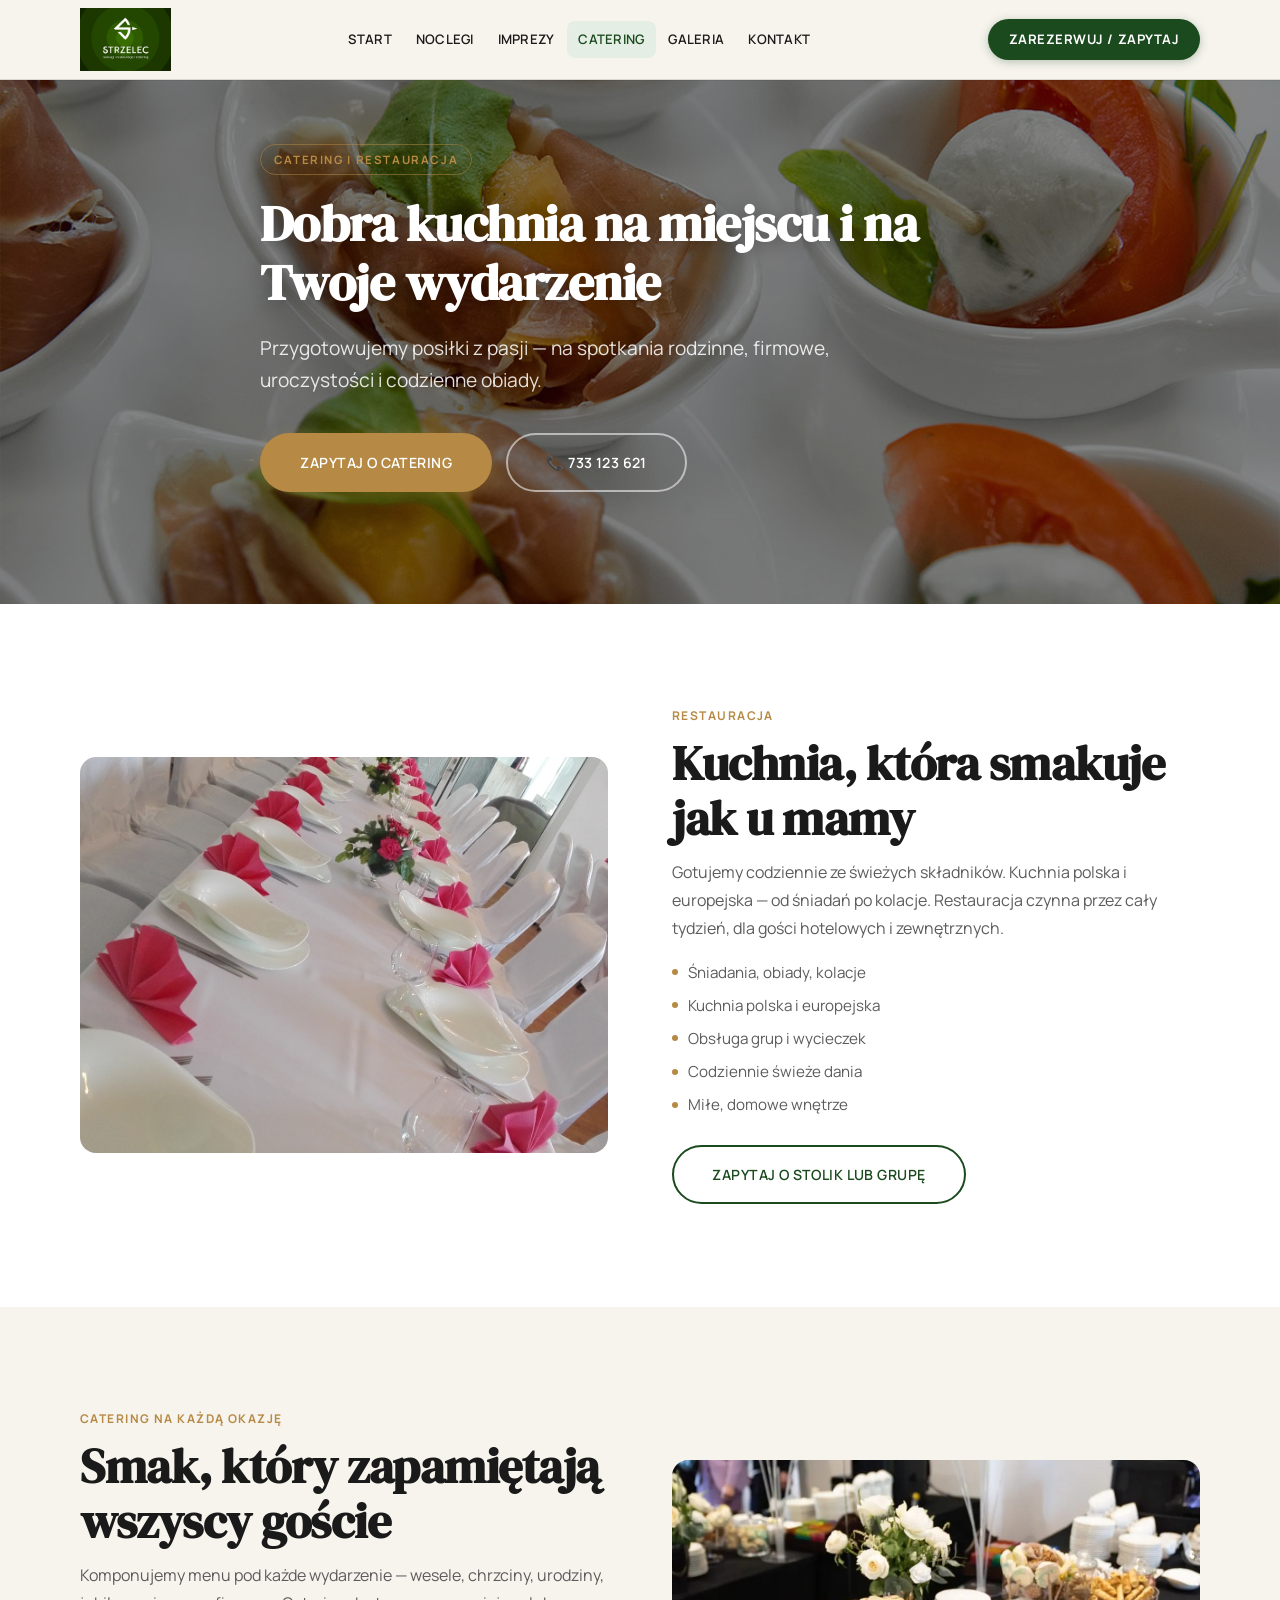
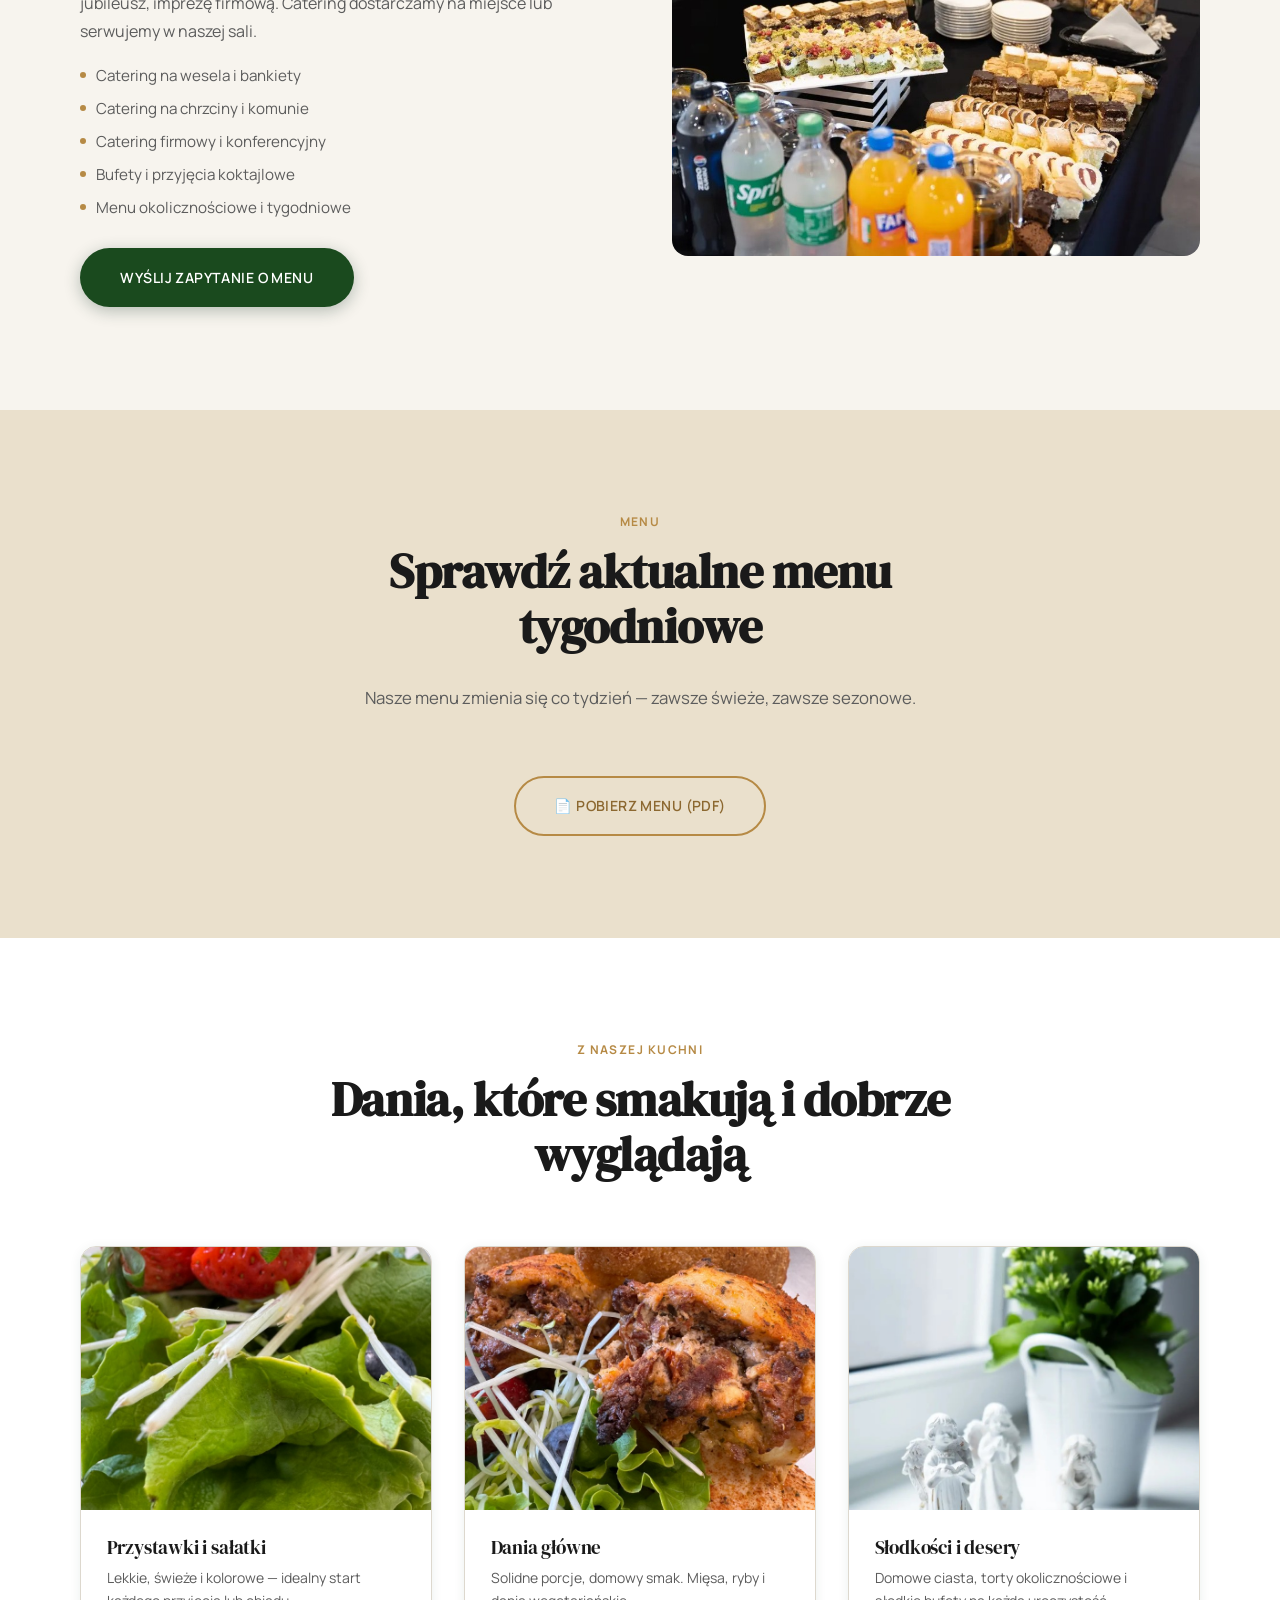
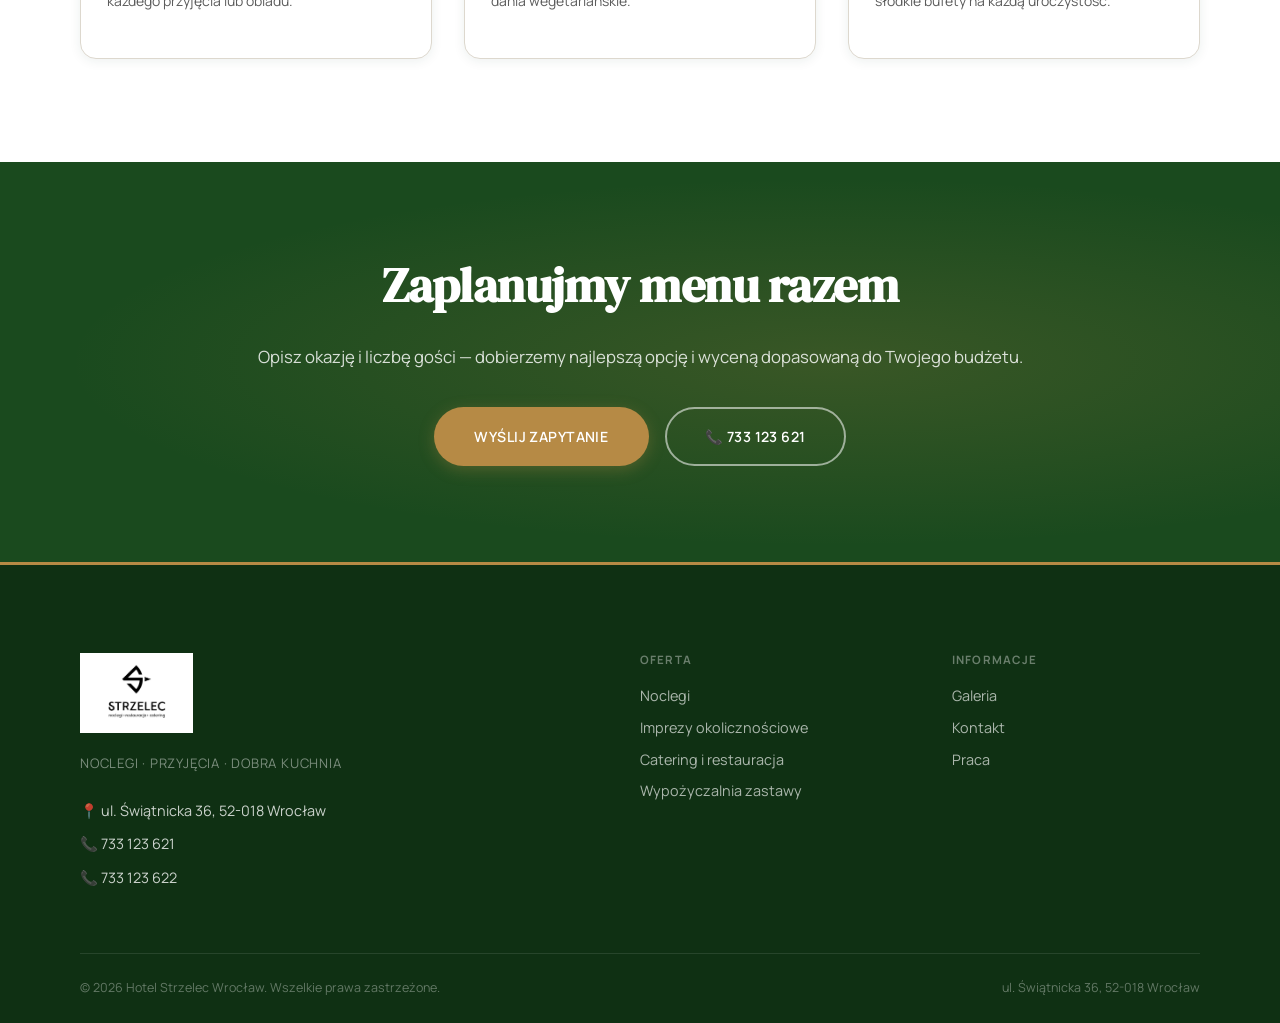
<file: catering.html>
<!DOCTYPE html>
<html lang="pl">
<head>
  <meta charset="UTF-8">
  <meta name="viewport" content="width=device-width, initial-scale=1.0">
  <title>Catering i restauracja Wrocław | Hotel Strzelec</title>
  <meta name="description" content="Catering i restauracja w Hotelu Strzelec Wrocław – domowa kuchnia, menu okolicznościowe, catering na wesela, chrzciny, komunie i imprezy firmowe. ul. Świątnicka 36.">
  <meta property="og:title" content="Catering i restauracja – Hotel Strzelec Wrocław">
  <meta property="og:description" content="Domowa kuchnia w eleganckim wydaniu. Catering na każdą okazję. Wrocław, ul. Świątnicka 36.">
  <meta property="og:image" content="assets/img/restauracja/restauracja-glowna.jpg">
  <meta property="og:type" content="website">
  <link rel="stylesheet" href="assets/css/style.css">
</head>
<body>
  <a class="skip-link" href="#main-content">Przejdź do treści</a>

  <header class="site-header">
    <div class="header-inner">
      <a href="index.html" class="header-logo" aria-label="Hotel Strzelec – strona główna">
        <img src="assets/img/logo-green.png" class="logo-img" alt="Logo Hotel Strzelec Wrocław" width="48" height="34">
      </a>
      <nav class="site-nav" aria-label="Główna nawigacja">
        <a href="index.html">Start</a>
        <a href="noclegi.html">Noclegi</a>
        <a href="imprezy.html">Imprezy</a>
        <a href="catering.html" class="active">Catering</a>
        <a href="galeria.html">Galeria</a>
        <a href="kontakt.html">Kontakt</a>
      </nav>
      <a href="kontakt.html" class="header-cta desktop-only">Zarezerwuj / Zapytaj</a>
      <button class="hamburger" aria-expanded="false" aria-label="Otwórz menu" aria-controls="mobile-nav">
        <span></span><span></span><span></span>
      </button>
    </div>
  </header>
  <nav class="mobile-nav" id="mobile-nav" aria-label="Menu mobilne">
    <a href="index.html">Start</a>
    <a href="noclegi.html">Noclegi</a>
    <a href="imprezy.html">Imprezy</a>
    <a href="catering.html">Catering</a>
    <a href="galeria.html">Galeria</a>
    <a href="kontakt.html">Kontakt</a>
    <a href="kontakt.html" class="header-cta">Zarezerwuj / Zapytaj</a>
  </nav>

  <main id="main-content">

    <section class="hero hero--sub" aria-label="Catering – baner">
      <div class="hero-bg" style="background-image:url('assets/img/hero/hero-catering.jpg')" role="img" aria-label="Catering – Hotel Strzelec Wrocław"></div>
      <div class="container">
        <div class="hero-content">
          <span class="hero-eyebrow fade-up">Catering i restauracja</span>
          <h1 class="fade-up-2">Dobra kuchnia na miejscu i na Twoje wydarzenie</h1>
          <p class="fade-up-3">Przygotowujemy posiłki z pasji — na spotkania rodzinne, firmowe, uroczystości i codzienne obiady.</p>
          <div class="hero-cta fade-up-4">
            <a href="kontakt.html" class="btn btn--gold btn--lg">Zapytaj o catering</a>
            <a href="tel:+48733123621" class="btn btn--outline btn--lg">📞 733 123 621</a>
          </div>
        </div>
      </div>
    </section>

    <!-- RESTAURACJA -->
    <section class="section section--alt" aria-labelledby="restauracja-heading">
      <div class="container">
        <div class="split">
          <div class="split-img">
            <img src="assets/img/restauracja/restauracja-glowna.jpg" alt="Restauracja Hotel Strzelec" loading="lazy">
          </div>
          <div class="split-text">
            <span class="section-label">Restauracja</span>
            <h2 id="restauracja-heading">Kuchnia, która smakuje jak u mamy</h2>
            <p>Gotujemy codziennie ze świeżych składników. Kuchnia polska i europejska — od śniadań po kolacje. Restauracja czynna przez cały tydzień, dla gości hotelowych i zewnętrznych.</p>
            <ul class="split-list">
              <li>Śniadania, obiady, kolacje</li>
              <li>Kuchnia polska i europejska</li>
              <li>Obsługa grup i wycieczek</li>
              <li>Codziennie świeże dania</li>
              <li>Miłe, domowe wnętrze</li>
            </ul>
            <a href="kontakt.html" class="btn btn--outline-green btn--lg">Zapytaj o stolik lub grupę</a>
          </div>
        </div>
      </div>
    </section>

    <!-- CATERING -->
    <section class="section" aria-labelledby="catering-opis">
      <div class="container">
        <div class="split split--reverse">
          <div class="split-img">
            <img src="assets/img/catering/bufet.jpg" alt="Catering bufet" loading="lazy">
          </div>
          <div class="split-text">
            <span class="section-label">Catering na każdą okazję</span>
            <h2 id="catering-opis">Smak, który zapamiętają wszyscy goście</h2>
            <p>Komponujemy menu pod każde wydarzenie — wesele, chrzciny, urodziny, jubileusz, imprezę firmową. Catering dostarczamy na miejsce lub serwujemy w naszej sali.</p>
            <ul class="split-list">
              <li>Catering na wesela i bankiety</li>
              <li>Catering na chrzciny i komunie</li>
              <li>Catering firmowy i konferencyjny</li>
              <li>Bufety i przyjęcia koktajlowe</li>
              <li>Menu okolicznościowe i tygodniowe</li>
            </ul>
            <a href="kontakt.html" class="btn btn--primary btn--lg">Wyślij zapytanie o menu</a>
          </div>
        </div>
      </div>
    </section>

    <!-- MENU PDF -->
    <section class="section section--beige" aria-labelledby="menu-heading">
      <div class="container">
        <div class="section-header section-header--center">
          <span class="section-label">Menu</span>
          <h2 id="menu-heading">Sprawdź aktualne menu tygodniowe</h2>
          <p>Nasze menu zmienia się co tydzień — zawsze świeże, zawsze sezonowe.</p>
        </div>
        <div style="text-align:center; margin-top:1rem;">
          <a href="assets/menu/menu.pdf" target="_blank" rel="noopener" class="btn btn--outline-gold btn--lg">📄 Pobierz menu (PDF)</a>
        </div>
      </div>
    </section>

    <!-- DANIA ZDJECIA -->
    <section class="section section--alt" aria-labelledby="dania-heading">
      <div class="container">
        <div class="section-header section-header--center">
          <span class="section-label">Z naszej kuchni</span>
          <h2 id="dania-heading">Dania, które smakują i dobrze wyglądają</h2>
        </div>
        <div class="cards">
          <div class="card">
            <div class="card-img"><img src="assets/img/restauracja/salatka.jpg" alt="Sałatka" loading="lazy"></div>
            <div class="card-body"><h3>Przystawki i sałatki</h3><p>Lekkie, świeże i kolorowe — idealny start każdego przyjęcia lub obiadu.</p></div>
          </div>
          <div class="card">
            <div class="card-img"><img src="assets/img/restauracja/kurczak.jpg" alt="Danie główne" loading="lazy"></div>
            <div class="card-body"><h3>Dania główne</h3><p>Solidne porcje, domowy smak. Mięsa, ryby i dania wegetariańskie.</p></div>
          </div>
          <div class="card">
            <div class="card-img"><img src="assets/img/catering/ciasta.jpg" alt="Słodkości" loading="lazy"></div>
            <div class="card-body"><h3>Słodkości i desery</h3><p>Domowe ciasta, torty okolicznościowe i słodkie bufety na każdą uroczystość.</p></div>
          </div>
        </div>
      </div>
    </section>

    <section class="cta-section" aria-labelledby="catering-cta">
      <div class="container">
        <h2 id="catering-cta">Zaplanujmy menu razem</h2>
        <p>Opisz okazję i liczbę gości — dobierzemy najlepszą opcję i wyceną dopasowaną do Twojego budżetu.</p>
        <div class="cta-buttons">
          <a href="kontakt.html" class="btn btn--gold btn--lg">Wyślij zapytanie</a>
          <a href="tel:+48733123621" class="btn btn--outline btn--lg">📞 733 123 621</a>
        </div>
      </div>
    </section>

  </main>

  <footer class="site-footer">
    <div class="container">
      <div class="footer-grid">
        <div class="footer-brand">
          <img src="assets/img/logo-black.png" alt="Logo Hotel Strzelec" class="footer-logo">
          <div class="footer-tagline">noclegi · przyjęcia · dobra kuchnia</div>
          <div class="footer-contact">
            <a href="https://www.google.com/maps/dir/?api=1&destination=ul.+%C5%9Awi%C4%85tnicka+36+Wroc%C5%82aw" target="_blank" rel="noopener">📍 ul. Świątnicka 36, 52-018 Wrocław</a>
            <a href="tel:+48733123621">📞 733 123 621</a>
            <a href="tel:+48733123622">📞 733 123 622</a>
          </div>
        </div>
        <div class="footer-col">
          <h4>Oferta</h4>
          <nav class="footer-links">
            <a href="noclegi.html">Noclegi</a>
            <a href="imprezy.html">Imprezy okolicznościowe</a>
            <a href="catering.html">Catering i restauracja</a>
            <a href="zastawa.html">Wypożyczalnia zastawy</a>
          </nav>
        </div>
        <div class="footer-col">
          <h4>Informacje</h4>
          <nav class="footer-links">
            <a href="galeria.html">Galeria</a>
            <a href="kontakt.html">Kontakt</a>
            <a href="praca.html">Praca</a>
          </nav>
        </div>
      </div>
      <div class="footer-bottom">
        <span>© <span class="copyright-year">2026</span> Hotel Strzelec Wrocław. Wszelkie prawa zastrzeżone.</span>
        <span>ul. Świątnicka 36, 52-018 Wrocław</span>
      </div>
    </div>
  </footer>

  <div class="mobile-bar" role="navigation" aria-label="Szybki kontakt">
    <div class="mobile-bar-inner">
      <a href="tel:+48733123621"><span class="bar-icon">📞</span>Zadzwoń</a>
      <a href="kontakt.html"><span class="bar-icon">✉️</span>Zapytaj</a>
      <a href="https://www.google.com/maps/dir/?api=1&destination=ul.+%C5%9Awi%C4%85tnicka+36+Wroc%C5%82aw" target="_blank" rel="noopener"><span class="bar-icon">📍</span>Mapa</a>
    </div>
  </div>

  <script src="assets/js/main.js"></script>
</body>
</html>
</file>
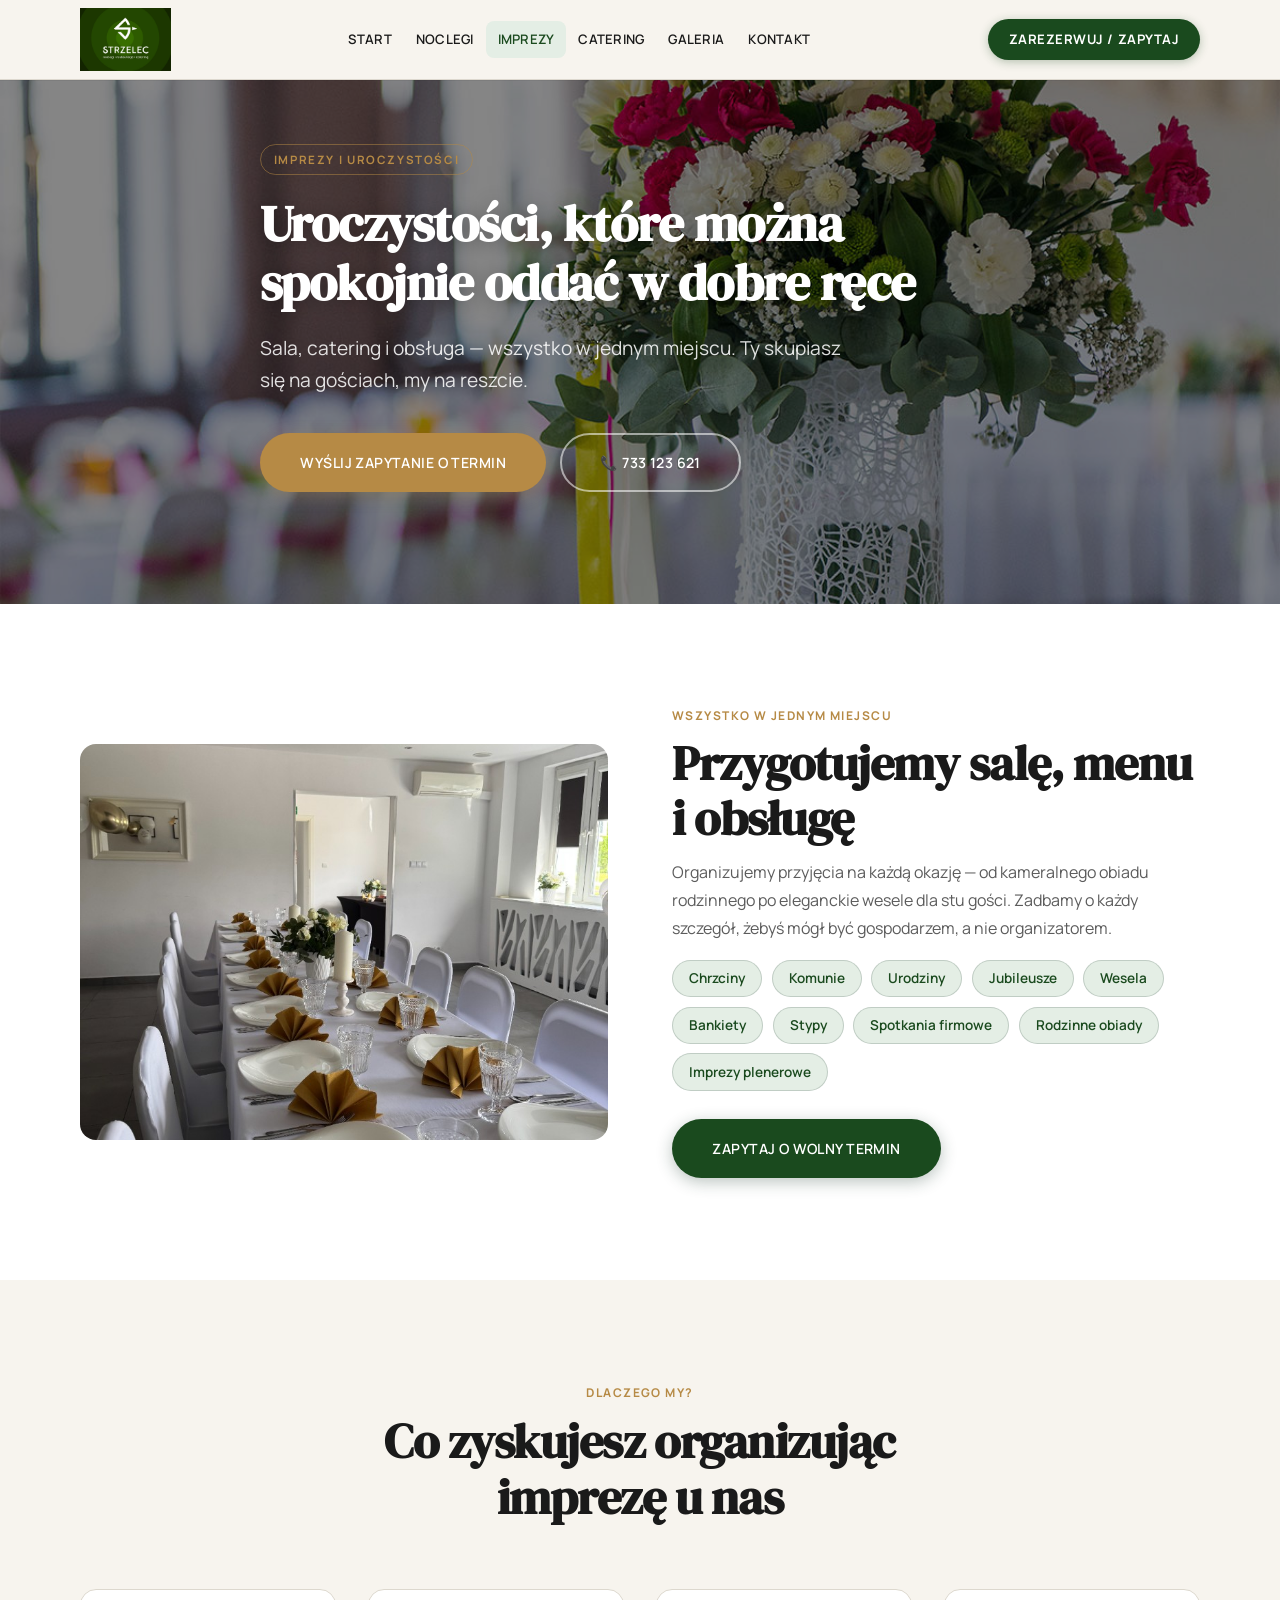
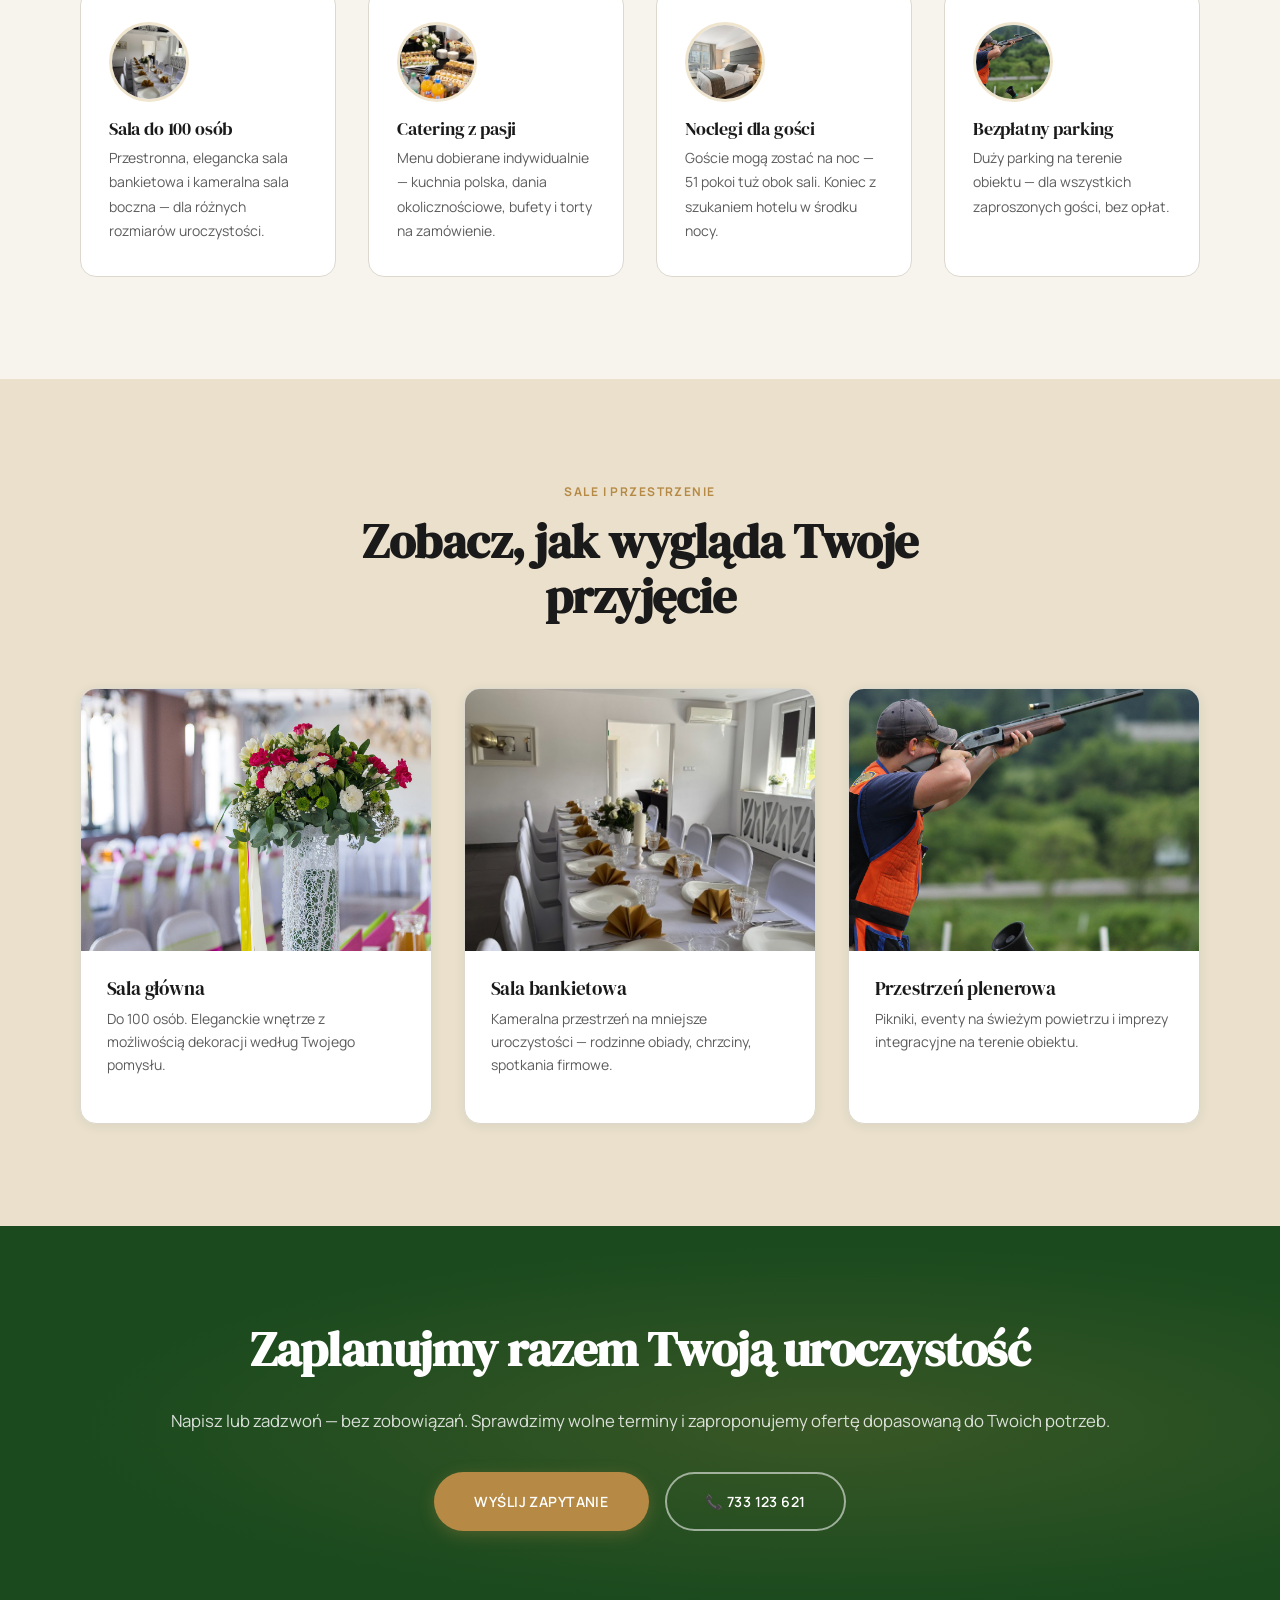
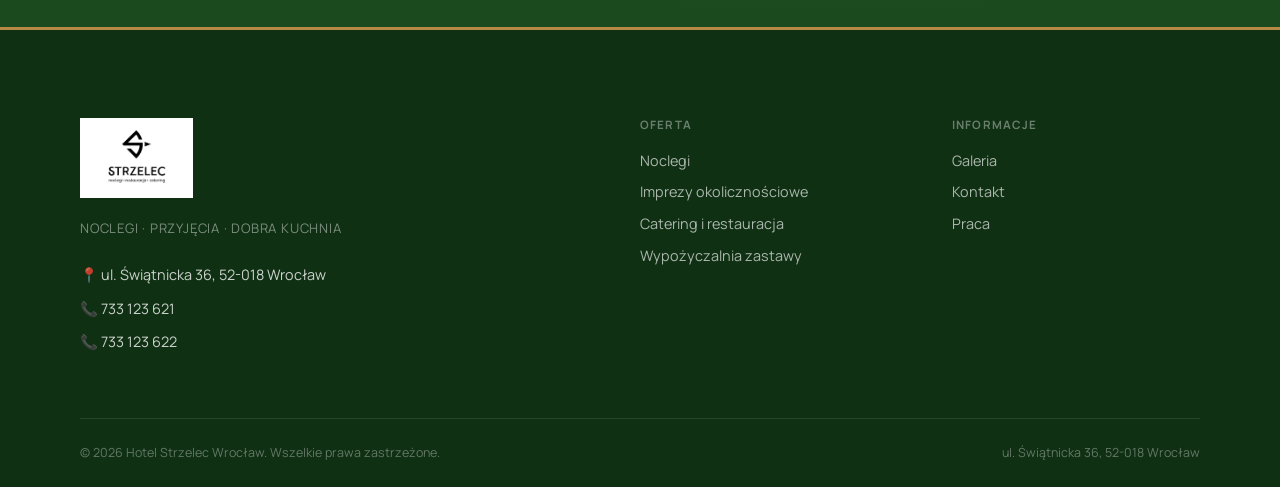
<file: imprezy.html>
<!DOCTYPE html>
<html lang="pl">
<head>
  <meta charset="UTF-8">
  <meta name="viewport" content="width=device-width, initial-scale=1.0">
  <title>Imprezy okolicznościowe Wrocław – chrzciny, komunie, urodziny | Hotel Strzelec</title>
  <meta name="description" content="Organizacja imprez okolicznościowych we Wrocławiu – chrzciny, komunie, urodziny, jubileusze, wesela, spotkania firmowe. Hotel Strzelec, ul. Świątnicka 36.">
  <meta property="og:title" content="Imprezy okolicznościowe – Hotel Strzelec Wrocław">
  <meta property="og:description" content="Sala na przyjęcia, catering i noclegi dla gości – wszystko w jednym miejscu. Wrocław, ul. Świątnicka 36.">
  <meta property="og:image" content="assets/img/wesela/sala-weselna.jpg">
  <meta property="og:type" content="website">
  <link rel="stylesheet" href="assets/css/style.css">
</head>
<body>
  <a class="skip-link" href="#main-content">Przejdź do treści</a>

  <header class="site-header">
    <div class="header-inner">
      <a href="index.html" class="header-logo" aria-label="Hotel Strzelec – strona główna">
        <img src="assets/img/logo-green.png" class="logo-img" alt="Logo Hotel Strzelec Wrocław" width="48" height="34">
      </a>
      <nav class="site-nav" aria-label="Główna nawigacja">
        <a href="index.html">Start</a>
        <a href="noclegi.html">Noclegi</a>
        <a href="imprezy.html" class="active">Imprezy</a>
        <a href="catering.html">Catering</a>
        <a href="galeria.html">Galeria</a>
        <a href="kontakt.html">Kontakt</a>
      </nav>
      <a href="kontakt.html" class="header-cta desktop-only">Zarezerwuj / Zapytaj</a>
      <button class="hamburger" aria-expanded="false" aria-label="Otwórz menu" aria-controls="mobile-nav">
        <span></span><span></span><span></span>
      </button>
    </div>
  </header>
  <nav class="mobile-nav" id="mobile-nav" aria-label="Menu mobilne">
    <a href="index.html">Start</a>
    <a href="noclegi.html">Noclegi</a>
    <a href="imprezy.html">Imprezy</a>
    <a href="catering.html">Catering</a>
    <a href="galeria.html">Galeria</a>
    <a href="kontakt.html">Kontakt</a>
    <a href="kontakt.html" class="header-cta">Zarezerwuj / Zapytaj</a>
  </nav>

  <main id="main-content">

    <section class="hero hero--sub" aria-label="Imprezy – baner">
      <div class="hero-bg" style="background-image:url('assets/img/wesela/sala-weselna.jpg')" role="img" aria-label="Sala na przyjęcia – Hotel Strzelec"></div>
      <div class="container">
        <div class="hero-content">
          <span class="hero-eyebrow fade-up">Imprezy i uroczystości</span>
          <h1 class="fade-up-2">Uroczystości, które można spokojnie oddać w dobre ręce</h1>
          <p class="fade-up-3">Sala, catering i obsługa — wszystko w jednym miejscu. Ty skupiasz się na gościach, my na reszcie.</p>
          <div class="hero-cta fade-up-4">
            <a href="kontakt.html" class="btn btn--gold btn--lg">Wyślij zapytanie o termin</a>
            <a href="tel:+48733123621" class="btn btn--outline btn--lg">📞 733 123 621</a>
          </div>
        </div>
      </div>
    </section>

    <!-- OPIS GŁÓWNY -->
    <section class="section section--alt" aria-labelledby="imprezy-opis">
      <div class="container">
        <div class="split">
          <div class="split-img">
            <img src="assets/img/wesela/sala-zlota.jpg" alt="Elegancka sala bankietowa" loading="lazy">
          </div>
          <div class="split-text">
            <span class="section-label">Wszystko w jednym miejscu</span>
            <h2 id="imprezy-opis">Przygotujemy salę, menu i obsługę</h2>
            <p>Organizujemy przyjęcia na każdą okazję — od kameralnego obiadu rodzinnego po eleganckie wesele dla stu gości. Zadbamy o każdy szczegół, żebyś mógł być gospodarzem, a nie organizatorem.</p>
            <ul class="event-list">
              <li class="event-tag">Chrzciny</li>
              <li class="event-tag">Komunie</li>
              <li class="event-tag">Urodziny</li>
              <li class="event-tag">Jubileusze</li>
              <li class="event-tag">Wesela</li>
              <li class="event-tag">Bankiety</li>
              <li class="event-tag">Stypy</li>
              <li class="event-tag">Spotkania firmowe</li>
              <li class="event-tag">Rodzinne obiady</li>
              <li class="event-tag">Imprezy plenerowe</li>
            </ul>
            <a href="kontakt.html" class="btn btn--primary btn--lg">Zapytaj o wolny termin</a>
          </div>
        </div>
      </div>
    </section>

    <!-- ATUTY -->
    <section class="section" aria-labelledby="atuty-heading">
      <div class="container">
        <div class="section-header section-header--center">
          <span class="section-label">Dlaczego my?</span>
          <h2 id="atuty-heading">Co zyskujesz organizując imprezę u nas</h2>
        </div>
        <div class="trust-grid">
          <div class="trust-item">
            <div class="trust-icon"><img src="assets/img/wesela/sala-zlota.jpg" alt=""></div>
            <h3>Sala do 100 osób</h3>
            <p>Przestronna, elegancka sala bankietowa i kameralna sala boczna — dla różnych rozmiarów uroczystości.</p>
          </div>
          <div class="trust-item">
            <div class="trust-icon"><img src="assets/img/catering/bufet.jpg" alt=""></div>
            <h3>Catering z pasji</h3>
            <p>Menu dobierane indywidualnie — kuchnia polska, dania okolicznościowe, bufety i torty na zamówienie.</p>
          </div>
          <div class="trust-item">
            <div class="trust-icon"><img src="assets/img/pokoje/pokoj-3os.jpg" alt=""></div>
            <h3>Noclegi dla gości</h3>
            <p>Goście mogą zostać na noc — 51 pokoi tuż obok sali. Koniec z szukaniem hotelu w środku nocy.</p>
          </div>
          <div class="trust-item">
            <div class="trust-icon"><img src="assets/img/galeria/obiekt-1.jpg" alt=""></div>
            <h3>Bezpłatny parking</h3>
            <p>Duży parking na terenie obiektu — dla wszystkich zaproszonych gości, bez opłat.</p>
          </div>
        </div>
      </div>
    </section>

    <!-- GALERIA SAL -->
    <section class="section section--beige" aria-labelledby="galeria-sal-heading">
      <div class="container">
        <div class="section-header section-header--center">
          <span class="section-label">Sale i przestrzenie</span>
          <h2 id="galeria-sal-heading">Zobacz, jak wygląda Twoje przyjęcie</h2>
        </div>
        <div class="cards">
          <div class="card">
            <div class="card-img"><img src="assets/img/wesela/sala-weselna.jpg" alt="Sala weselna" loading="lazy"></div>
            <div class="card-body">
              <h3>Sala główna</h3>
              <p>Do 100 osób. Eleganckie wnętrze z możliwością dekoracji według Twojego pomysłu.</p>
            </div>
          </div>
          <div class="card">
            <div class="card-img"><img src="assets/img/wesela/sala-zlota.jpg" alt="Sala złota bankietowa" loading="lazy"></div>
            <div class="card-body">
              <h3>Sala bankietowa</h3>
              <p>Kameralna przestrzeń na mniejsze uroczystości — rodzinne obiady, chrzciny, spotkania firmowe.</p>
            </div>
          </div>
          <div class="card">
            <div class="card-img"><img src="assets/img/hero/hero-imprezy.jpg" alt="Impreza plenerowa" loading="lazy"></div>
            <div class="card-body">
              <h3>Przestrzeń plenerowa</h3>
              <p>Pikniki, eventy na świeżym powietrzu i imprezy integracyjne na terenie obiektu.</p>
            </div>
          </div>
        </div>
      </div>
    </section>

    <section class="cta-section" aria-labelledby="imprezy-cta">
      <div class="container">
        <h2 id="imprezy-cta">Zaplanujmy razem Twoją uroczystość</h2>
        <p>Napisz lub zadzwoń — bez zobowiązań. Sprawdzimy wolne terminy i zaproponujemy ofertę dopasowaną do Twoich potrzeb.</p>
        <div class="cta-buttons">
          <a href="kontakt.html" class="btn btn--gold btn--lg">Wyślij zapytanie</a>
          <a href="tel:+48733123621" class="btn btn--outline btn--lg">📞 733 123 621</a>
        </div>
      </div>
    </section>

  </main>

  <footer class="site-footer">
    <div class="container">
      <div class="footer-grid">
        <div class="footer-brand">
          <img src="assets/img/logo-black.png" alt="Logo Hotel Strzelec" class="footer-logo">
          <div class="footer-tagline">noclegi · przyjęcia · dobra kuchnia</div>
          <div class="footer-contact">
            <a href="https://www.google.com/maps/dir/?api=1&destination=ul.+%C5%9Awi%C4%85tnicka+36+Wroc%C5%82aw" target="_blank" rel="noopener">📍 ul. Świątnicka 36, 52-018 Wrocław</a>
            <a href="tel:+48733123621">📞 733 123 621</a>
            <a href="tel:+48733123622">📞 733 123 622</a>
          </div>
        </div>
        <div class="footer-col">
          <h4>Oferta</h4>
          <nav class="footer-links">
            <a href="noclegi.html">Noclegi</a>
            <a href="imprezy.html">Imprezy okolicznościowe</a>
            <a href="catering.html">Catering i restauracja</a>
            <a href="zastawa.html">Wypożyczalnia zastawy</a>
          </nav>
        </div>
        <div class="footer-col">
          <h4>Informacje</h4>
          <nav class="footer-links">
            <a href="galeria.html">Galeria</a>
            <a href="kontakt.html">Kontakt</a>
            <a href="praca.html">Praca</a>
          </nav>
        </div>
      </div>
      <div class="footer-bottom">
        <span>© <span class="copyright-year">2026</span> Hotel Strzelec Wrocław. Wszelkie prawa zastrzeżone.</span>
        <span>ul. Świątnicka 36, 52-018 Wrocław</span>
      </div>
    </div>
  </footer>

  <div class="mobile-bar" role="navigation" aria-label="Szybki kontakt">
    <div class="mobile-bar-inner">
      <a href="tel:+48733123621"><span class="bar-icon">📞</span>Zadzwoń</a>
      <a href="kontakt.html"><span class="bar-icon">✉️</span>Zapytaj</a>
      <a href="https://www.google.com/maps/dir/?api=1&destination=ul.+%C5%9Awi%C4%85tnicka+36+Wroc%C5%82aw" target="_blank" rel="noopener"><span class="bar-icon">📍</span>Mapa</a>
    </div>
  </div>

  <script src="assets/js/main.js"></script>
</body>
</html>
</file>
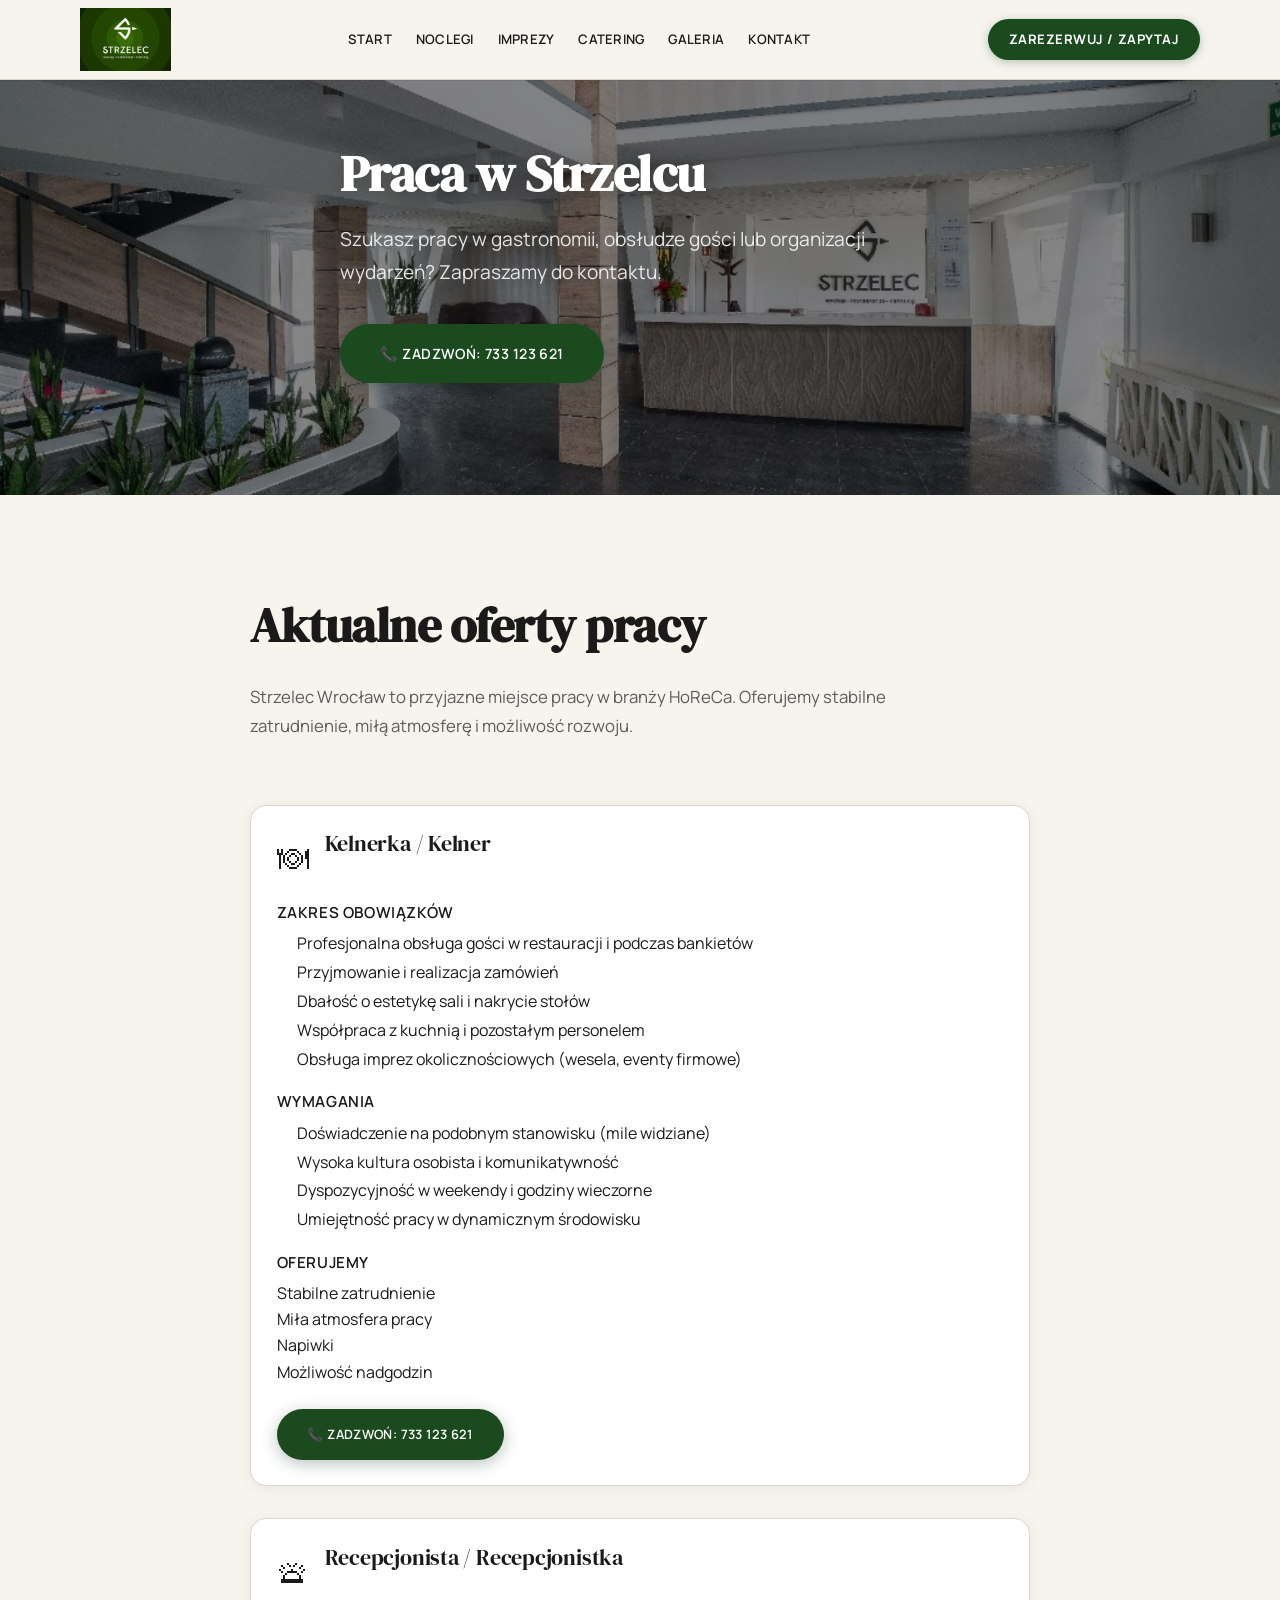
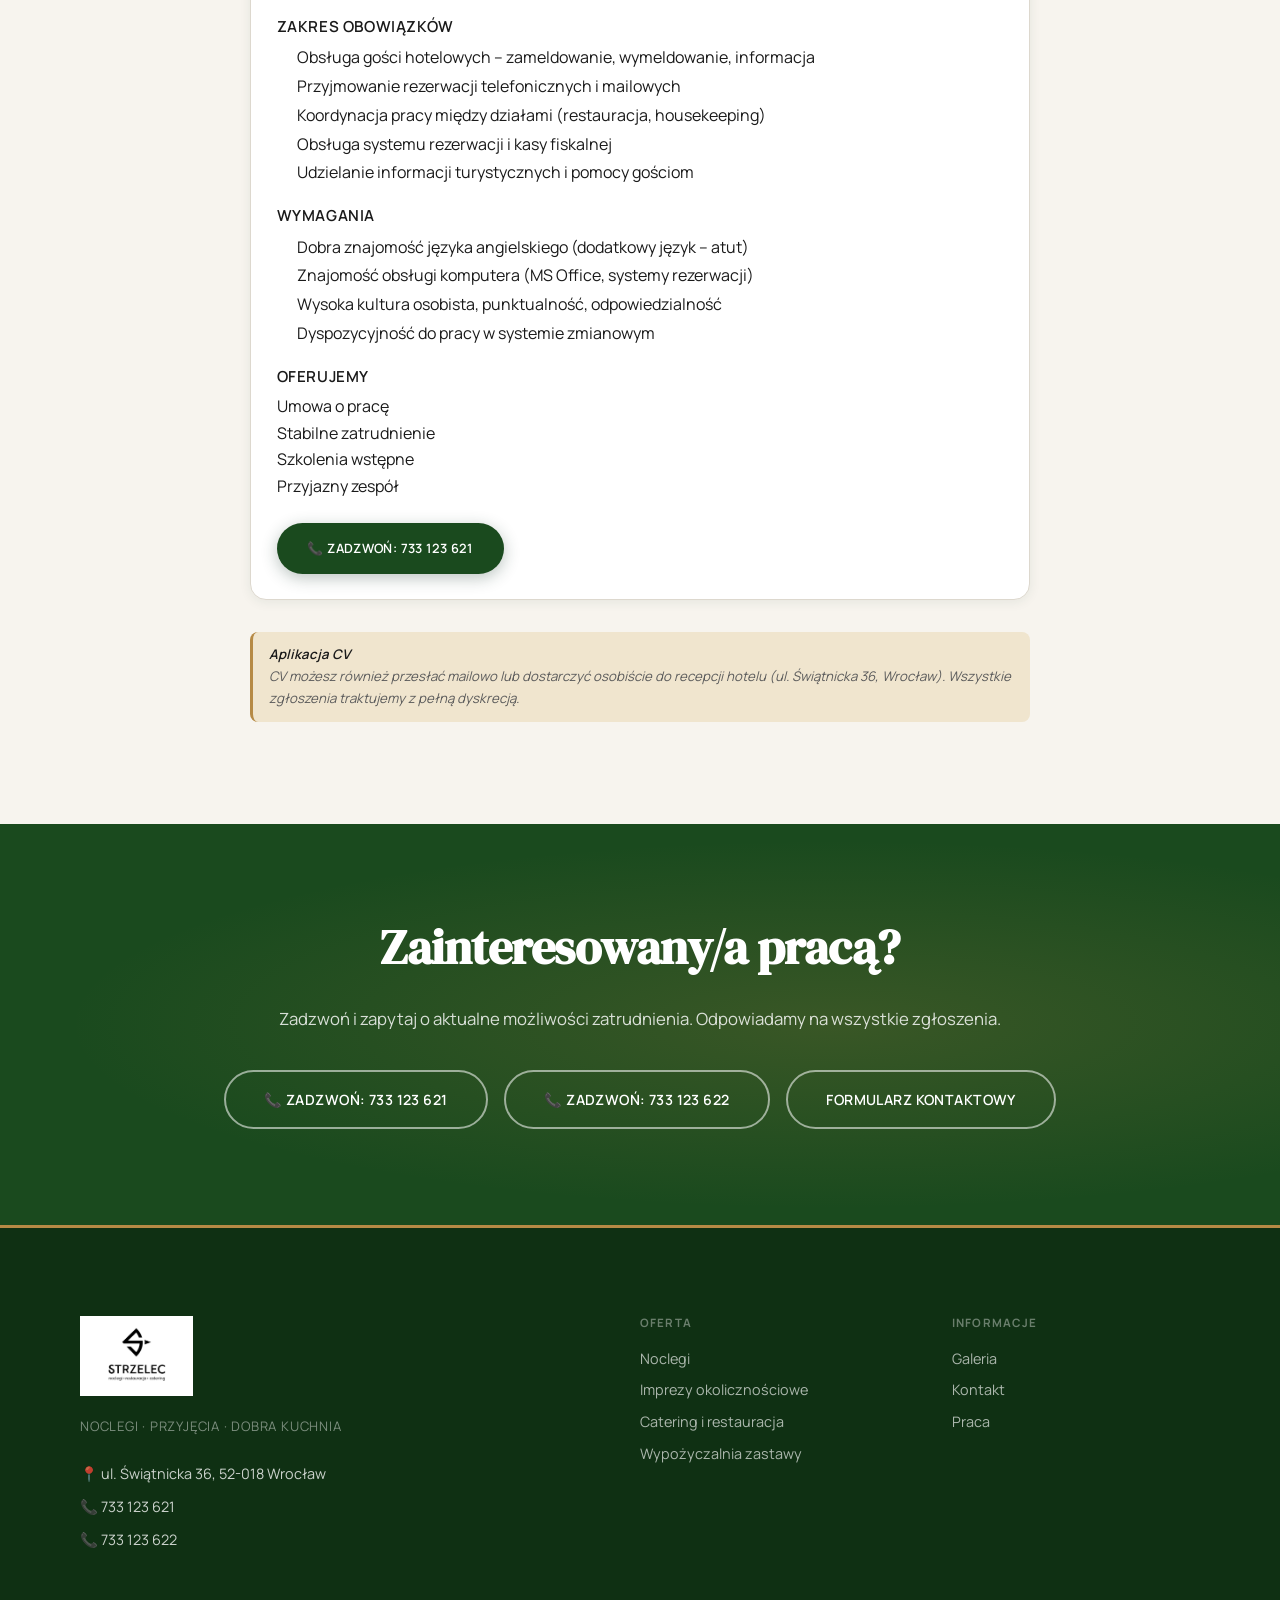
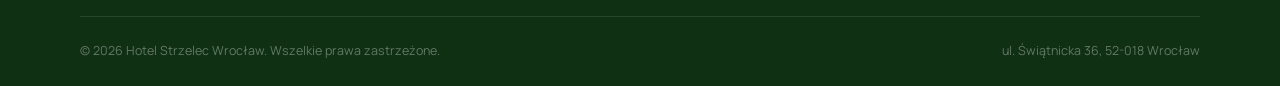
<file: praca.html>
<!DOCTYPE html>
<html lang="pl">
<head>
  <meta charset="UTF-8">
  <meta name="viewport" content="width=device-width, initial-scale=1.0">
  <title>Praca | Strzelec Wrocław</title>
  <meta name="description" content="Szukasz pracy w gastronomii, obsłudze gości lub organizacji wydarzeń? Strzelec Wrocław rekrutuje. Zadzwoń: 733 123 621.">
  <!-- <link rel="canonical" href="https://strzelecwroclaw.pl/praca.html"> -->
  <meta property="og:title" content="Praca | Strzelec Wrocław">
  <meta property="og:description" content="Praca w Strzelcu Wrocław – gastronomia, recepcja, obsługa wydarzeń. Zadzwoń: 733 123 621.">
  <meta property="og:image" content="assets/img/hero/hero-glowna.jpg">
  <meta property="og:type" content="website">
  <link rel="stylesheet" href="assets/css/style.css">
</head>
<body>
  <a class="skip-link" href="#main-content">Przejdź do treści</a>

  <!-- HEADER START -->
  <header class="site-header">
    <div class="header-inner">
      <a href="index.html" class="header-logo" aria-label="Strzelec Wrocław – strona główna"><img src="assets/img/logo-green.png" class="logo-img" alt="Logo Hotel Strzelec Wrocław" width="48" height="34"></a>
            <nav class="site-nav" aria-label="Główna nawigacja">
        <a href="index.html">Start</a>
        <a href="noclegi.html">Noclegi</a>
        <a href="imprezy.html">Imprezy</a>
        <a href="catering.html">Catering</a>
        <a href="galeria.html">Galeria</a>
        <a href="kontakt.html">Kontakt</a>
      </nav>
            <a href="kontakt.html" class="header-cta desktop-only">Zarezerwuj / Zapytaj</a>
      <button class="hamburger" aria-expanded="false" aria-label="Otwórz menu" aria-controls="mobile-nav">
        <span></span><span></span><span></span>
      </button>
    </div>
  </header>
    <nav class="mobile-nav" id="mobile-nav" aria-label="Menu mobilne">
    <a href="index.html">Start</a>
    <a href="noclegi.html">Noclegi</a>
    <a href="imprezy.html">Imprezy</a>
    <a href="catering.html">Catering</a>
    <a href="galeria.html">Galeria</a>
    <a href="kontakt.html">Kontakt</a>
    <a href="kontakt.html" class="header-cta">Zarezerwuj / Zapytaj</a>
  </nav>
  <!-- HEADER END -->

  <main id="main-content">

    <!-- HERO -->
    <section class="hero hero--sub" aria-label="Praca – baner">
      <div class="hero-bg" style="background-image:url('assets/img/hero/hero-glowna.jpg')" role="img" aria-label="Strzelec Wrocław"></div>
      <div class="container">
        <div class="hero-content">
          <h1>Praca w Strzelcu</h1>
          <p>Szukasz pracy w gastronomii, obsłudze gości lub organizacji wydarzeń? Zapraszamy do kontaktu.</p>
          <div class="hero-cta">
            <a href="tel:+48733123621" class="btn btn--primary btn--lg">📞 Zadzwoń: 733 123 621</a>
          </div>
        </div>
      </div>
    </section>

    <!-- OGŁOSZENIA O PRACĘ -->
    <section class="section" aria-labelledby="praca-heading">
      <div class="container" style="max-width:860px;">

        <div class="section-header">
          <h2 id="praca-heading">Aktualne oferty pracy</h2>
          <p>Strzelec Wrocław to przyjazne miejsce pracy w branży HoReCa. Oferujemy stabilne zatrudnienie, miłą atmosferę i możliwość rozwoju.</p>
        </div>

        <!-- OGŁOSZENIE 1: Kelnerka -->
        <div class="card job-card" style="margin-bottom: 2rem;">
          <div class="card-body">
            <div class="job-header" style="display:flex; align-items:center; gap:1rem; margin-bottom:1.25rem;">
              <span style="font-size:2rem;" aria-hidden="true">🍽</span>
              <div>
                <h3 style="margin:0; font-size:1.4rem;">Kelnerka / Kelner</h3>
                <span class="badge" style="display:inline-block; margin-top:0.25rem; background:var(--color-accent); color:#fff; font-size:0.7rem; font-weight:600; letter-spacing:0.06em; text-transform:uppercase; padding:0.2em 0.6em; border-radius:3px;">Rekrutacja otwarta</span>
              </div>
            </div>

            <h4 style="margin-bottom:0.5rem; font-size:0.95rem; text-transform:uppercase; letter-spacing:0.04em; color:var(--color-muted);">Zakres obowiązków</h4>
            <ul class="job-list" style="margin-bottom:1.25rem; padding-left:1.25rem; line-height:1.8;">
              <li>Profesjonalna obsługa gości w restauracji i podczas bankietów</li>
              <li>Przyjmowanie i realizacja zamówień</li>
              <li>Dbałość o estetykę sali i nakrycie stołów</li>
              <li>Współpraca z kuchnią i pozostałym personelem</li>
              <li>Obsługa imprez okolicznościowych (wesela, eventy firmowe)</li>
            </ul>

            <h4 style="margin-bottom:0.5rem; font-size:0.95rem; text-transform:uppercase; letter-spacing:0.04em; color:var(--color-muted);">Wymagania</h4>
            <ul class="job-list" style="margin-bottom:1.25rem; padding-left:1.25rem; line-height:1.8;">
              <li>Doświadczenie na podobnym stanowisku (mile widziane)</li>
              <li>Wysoka kultura osobista i komunikatywność</li>
              <li>Dyspozycyjność w weekendy i godziny wieczorne</li>
              <li>Umiejętność pracy w dynamicznym środowisku</li>
            </ul>

            <h4 style="margin-bottom:0.5rem; font-size:0.95rem; text-transform:uppercase; letter-spacing:0.04em; color:var(--color-muted);">Oferujemy</h4>
            <div class="amenities" style="margin-bottom:1.5rem;">
              <div class="amenity">Stabilne zatrudnienie</div>
              <div class="amenity">Miła atmosfera pracy</div>
              <div class="amenity">Napiwki</div>
              <div class="amenity">Możliwość nadgodzin</div>
            </div>

            <a href="tel:+48733123621" class="btn btn--primary">📞 Zadzwoń: 733 123 621</a>
          </div>
        </div>

        <!-- OGŁOSZENIE 2: Recepcjonista -->
        <div class="card job-card" style="margin-bottom: 2rem;">
          <div class="card-body">
            <div class="job-header" style="display:flex; align-items:center; gap:1rem; margin-bottom:1.25rem;">
              <span style="font-size:2rem;" aria-hidden="true">🛎</span>
              <div>
                <h3 style="margin:0; font-size:1.4rem;">Recepcjonista / Recepcjonistka</h3>
                <span class="badge" style="display:inline-block; margin-top:0.25rem; background:var(--color-accent); color:#fff; font-size:0.7rem; font-weight:600; letter-spacing:0.06em; text-transform:uppercase; padding:0.2em 0.6em; border-radius:3px;">Rekrutacja otwarta</span>
              </div>
            </div>

            <h4 style="margin-bottom:0.5rem; font-size:0.95rem; text-transform:uppercase; letter-spacing:0.04em; color:var(--color-muted);">Zakres obowiązków</h4>
            <ul class="job-list" style="margin-bottom:1.25rem; padding-left:1.25rem; line-height:1.8;">
              <li>Obsługa gości hotelowych – zameldowanie, wymeldowanie, informacja</li>
              <li>Przyjmowanie rezerwacji telefonicznych i mailowych</li>
              <li>Koordynacja pracy między działami (restauracja, housekeeping)</li>
              <li>Obsługa systemu rezerwacji i kasy fiskalnej</li>
              <li>Udzielanie informacji turystycznych i pomocy gościom</li>
            </ul>

            <h4 style="margin-bottom:0.5rem; font-size:0.95rem; text-transform:uppercase; letter-spacing:0.04em; color:var(--color-muted);">Wymagania</h4>
            <ul class="job-list" style="margin-bottom:1.25rem; padding-left:1.25rem; line-height:1.8;">
              <li>Dobra znajomość języka angielskiego (dodatkowy język – atut)</li>
              <li>Znajomość obsługi komputera (MS Office, systemy rezerwacji)</li>
              <li>Wysoka kultura osobista, punktualność, odpowiedzialność</li>
              <li>Dyspozycyjność do pracy w systemie zmianowym</li>
            </ul>

            <h4 style="margin-bottom:0.5rem; font-size:0.95rem; text-transform:uppercase; letter-spacing:0.04em; color:var(--color-muted);">Oferujemy</h4>
            <div class="amenities" style="margin-bottom:1.5rem;">
              <div class="amenity">Umowa o pracę</div>
              <div class="amenity">Stabilne zatrudnienie</div>
              <div class="amenity">Szkolenia wstępne</div>
              <div class="amenity">Przyjazny zespół</div>
            </div>

            <a href="tel:+48733123621" class="btn btn--primary">📞 Zadzwoń: 733 123 621</a>
          </div>
        </div>

        <div class="price-note">
          <strong>Aplikacja CV</strong><br>
          CV możesz również przesłać mailowo lub dostarczyć osobiście do recepcji hotelu (ul. Świątnicka 36, Wrocław). Wszystkie zgłoszenia traktujemy z pełną dyskrecją.
        </div>

      </div>
    </section>

    <!-- CTA -->
    <section class="cta-section" aria-labelledby="praca-cta-heading">
      <div class="container">
        <h2 id="praca-cta-heading">Zainteresowany/a pracą?</h2>
        <p>Zadzwoń i zapytaj o aktualne możliwości zatrudnienia. Odpowiadamy na wszystkie zgłoszenia.</p>
        <div class="cta-buttons">
          <a href="tel:+48733123621" class="btn btn--outline btn--lg">📞 Zadzwoń: 733 123 621</a>
          <a href="tel:+48733123622" class="btn btn--outline btn--lg">📞 Zadzwoń: 733 123 622</a>
          <a href="kontakt.html" class="btn btn--outline btn--lg">Formularz kontaktowy</a>
        </div>
      </div>
    </section>

  </main>

    <!-- FOOTER -->
    <footer class="site-footer">
    <div class="container">
      <div class="footer-grid">
        <div class="footer-brand">
          <img src="assets/img/logo-black.png" alt="Logo Hotel Strzelec" class="footer-logo">
          <div class="footer-tagline">noclegi · przyjęcia · dobra kuchnia</div>
          <div class="footer-contact">
            <a href="https://www.google.com/maps/dir/?api=1&destination=ul.+%C5%9Awi%C4%85tnicka+36+Wroc%C5%82aw" target="_blank" rel="noopener">📍 ul. Świątnicka 36, 52-018 Wrocław</a>
            <a href="tel:+48733123621">📞 733 123 621</a>
            <a href="tel:+48733123622">📞 733 123 622</a>
          </div>
        </div>
        <div class="footer-col">
          <h4>Oferta</h4>
          <nav class="footer-links">
            <a href="noclegi.html">Noclegi</a>
            <a href="imprezy.html">Imprezy okolicznościowe</a>
            <a href="catering.html">Catering i restauracja</a>
            <a href="zastawa.html">Wypożyczalnia zastawy</a>
          </nav>
        </div>
        <div class="footer-col">
          <h4>Informacje</h4>
          <nav class="footer-links">
            <a href="galeria.html">Galeria</a>
            <a href="kontakt.html">Kontakt</a>
            <a href="praca.html">Praca</a>
          </nav>
        </div>
      </div>
      <div class="footer-bottom">
        <span>© <span class="copyright-year">2026</span> Hotel Strzelec Wrocław. Wszelkie prawa zastrzeżone.</span>
        <span>ul. Świątnicka 36, 52-018 Wrocław</span>
      </div>
    </div>
  </footer>


  <!-- Mobile bottom bar -->
  <div class="mobile-bar" role="navigation" aria-label="Szybki kontakt">
    <div class="mobile-bar-inner">
      <a href="tel:+48733123621"><span class="bar-icon">📞</span>Zadzwoń</a>
      <a href="kontakt.html"><span class="bar-icon">✉️</span>Zapytaj</a>
      <a href="https://www.google.com/maps/dir/?api=1&destination=ul.+%C5%9Awi%C4%85tnicka+36+Wroc%C5%82aw" target="_blank" rel="noopener"><span class="bar-icon">📍</span>Mapa</a>
    </div>
  </div>

  <script src="assets/js/main.js"></script>
</body>
</html>
</file>
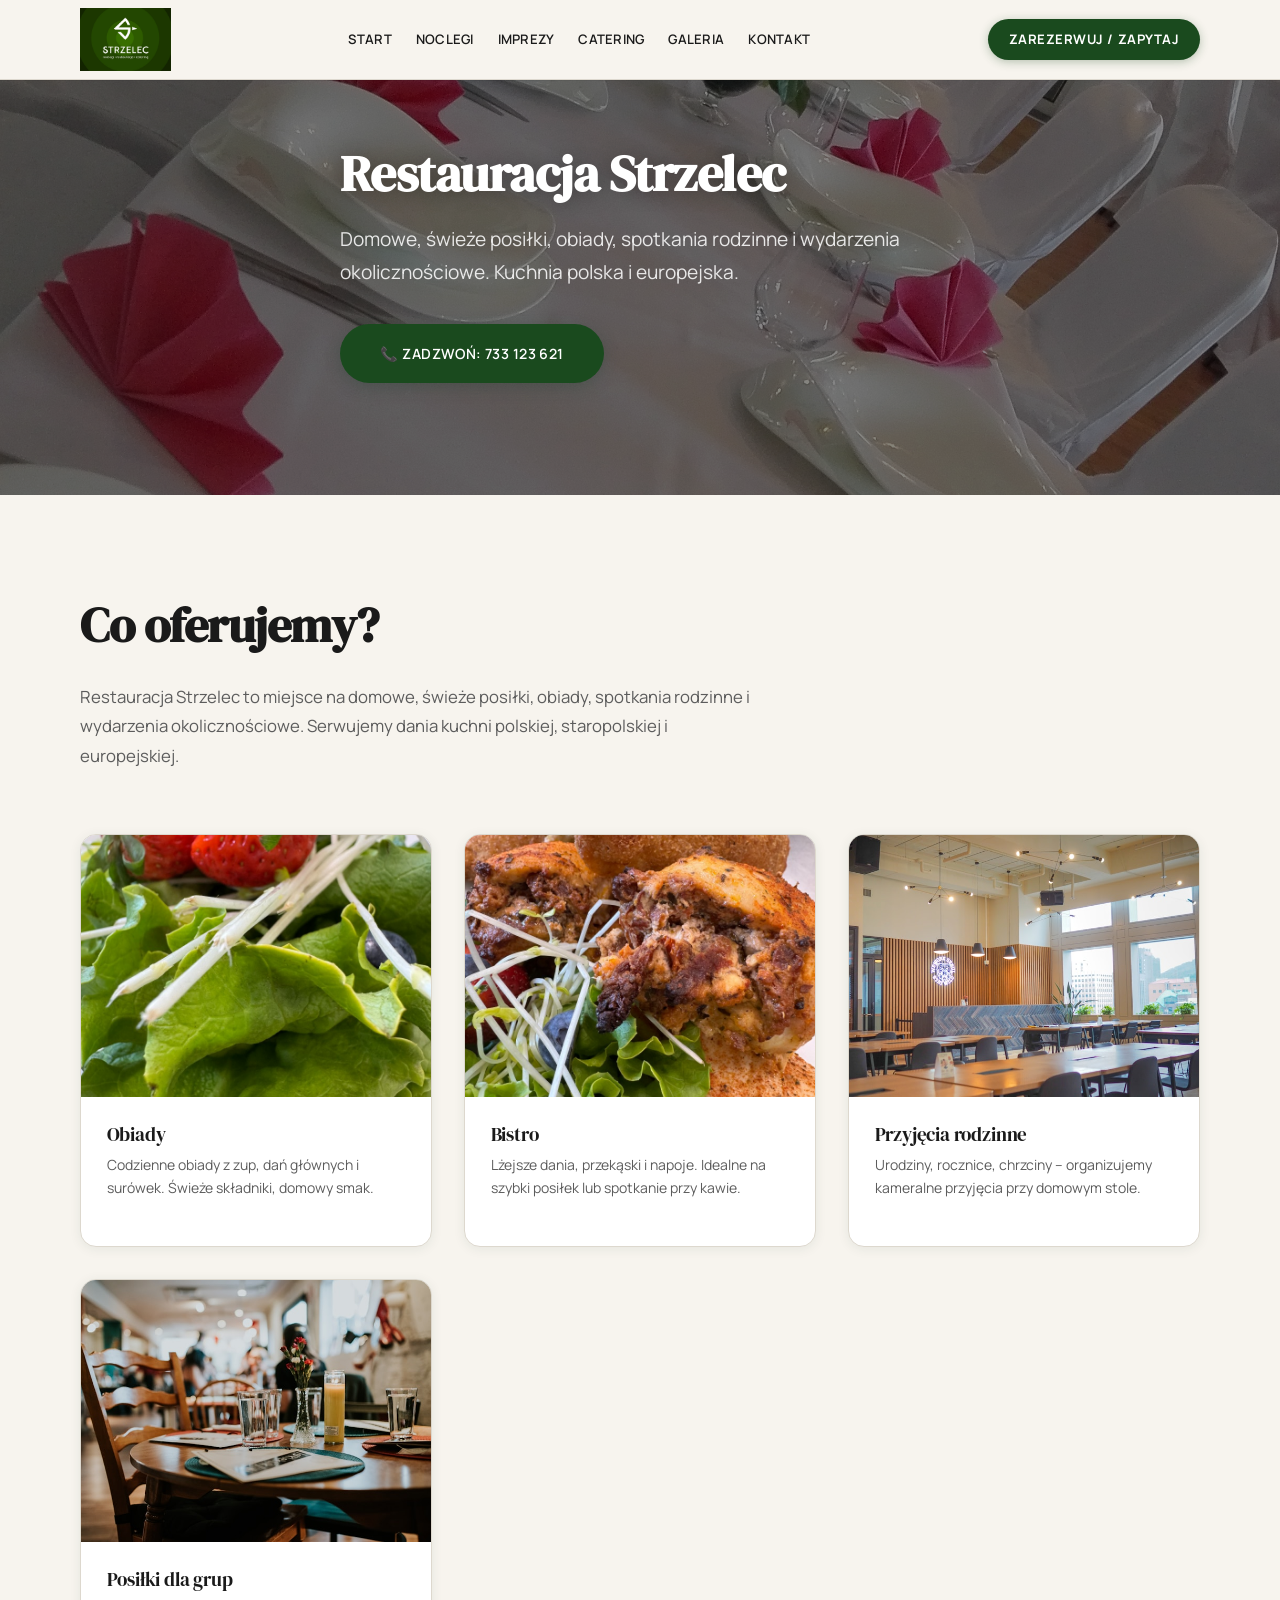
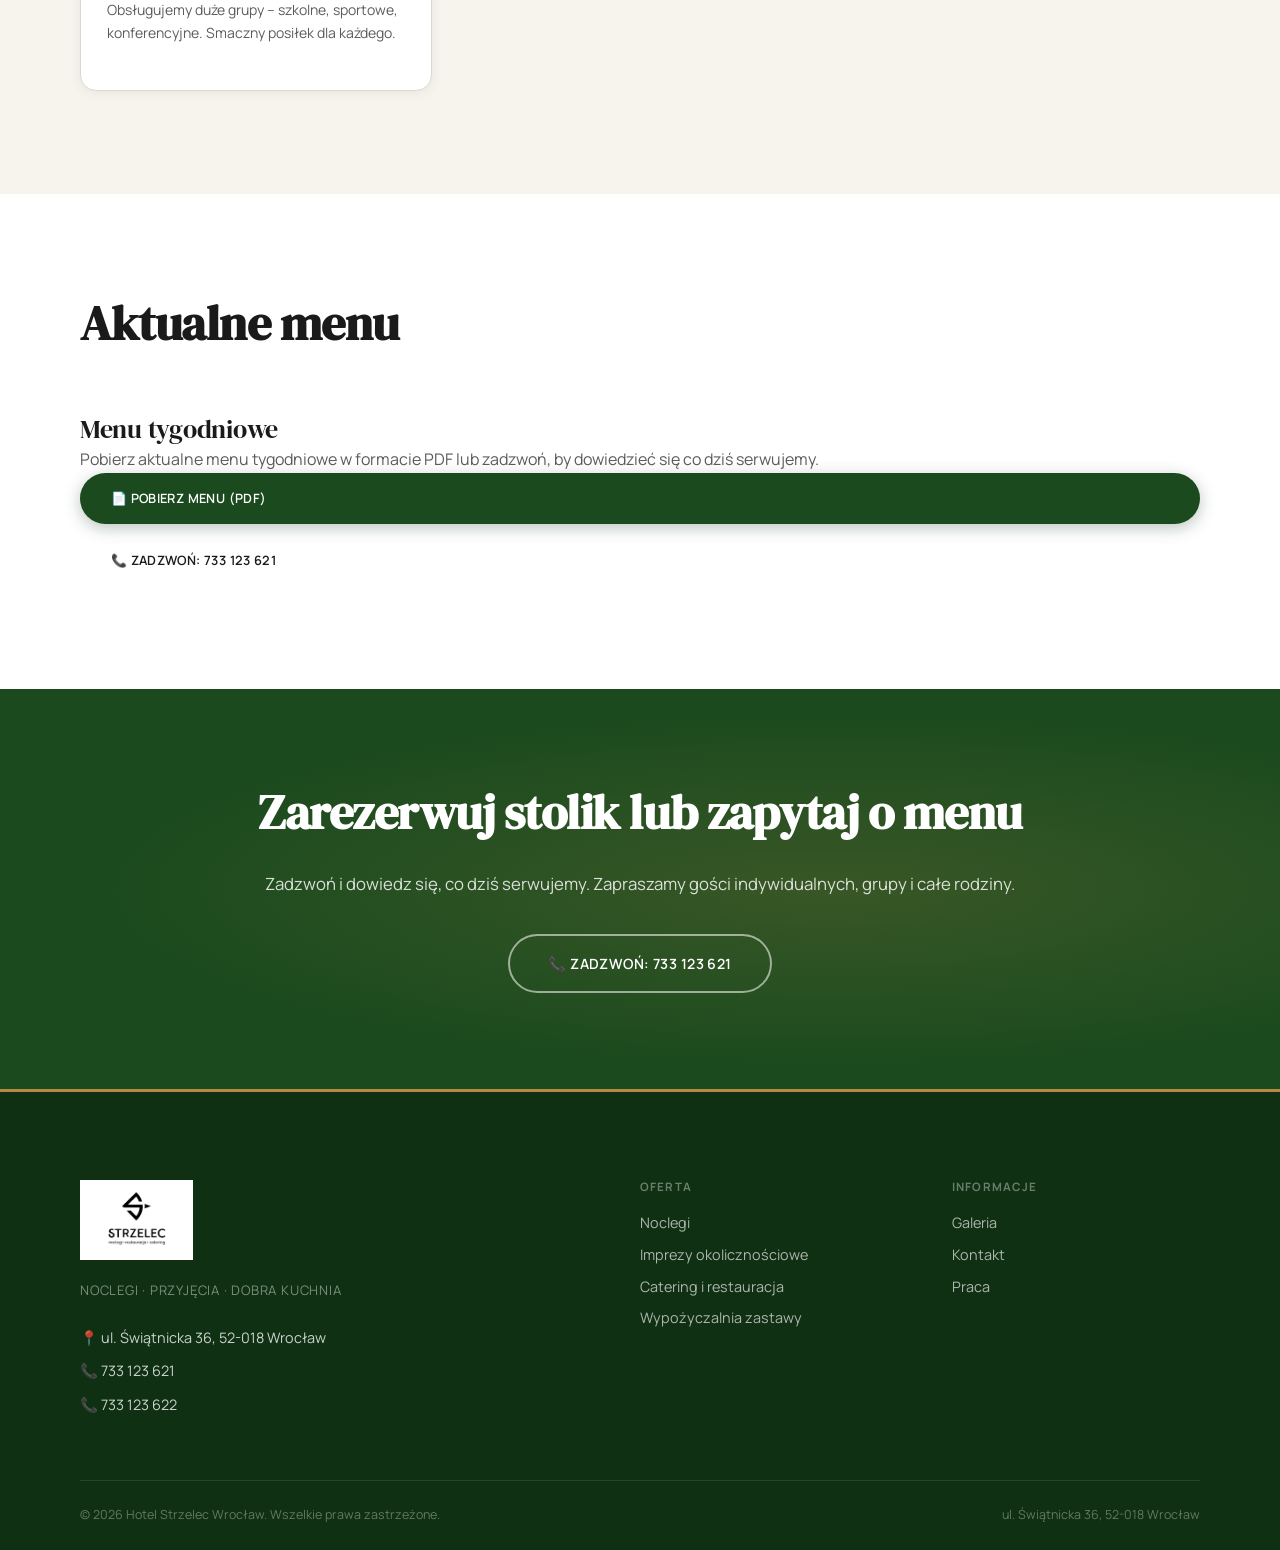
<file: restauracja.html>
<!DOCTYPE html>
<html lang="pl">
<head>
  <meta charset="UTF-8">
  <meta name="viewport" content="width=device-width, initial-scale=1.0">
  <title>Restauracja Wrocław Księże | Strzelec</title>
  <meta name="description" content="Restauracja Strzelec Wrocław – domowe obiady, bistro, przyjęcia rodzinne, obsługa grup. Kuchnia polska i europejska. ul. Świątnicka 36.">
  <!-- <link rel="canonical" href="https://strzelecwroclaw.pl/restauracja.html"> -->
  <meta property="og:title" content="Restauracja Wrocław Księże | Strzelec">
  <meta property="og:description" content="Domowe obiady, bistro i przyjęcia. Restauracja Strzelec – kuchnia polska i europejska, Wrocław.">
  <meta property="og:image" content="assets/img/restauracja/restauracja-glowna.jpg">
  <meta property="og:type" content="website">
  <link rel="stylesheet" href="assets/css/style.css">
</head>
<body>
  <a class="skip-link" href="#main-content">Przejdź do treści</a>

  <!-- HEADER START -->
  <header class="site-header">
    <div class="header-inner">
      <a href="index.html" class="header-logo" aria-label="Strzelec Wrocław – strona główna"><img src="assets/img/logo-green.png" class="logo-img" alt="Logo Hotel Strzelec Wrocław" width="48" height="34"></a>
            <nav class="site-nav" aria-label="Główna nawigacja">
        <a href="index.html">Start</a>
        <a href="noclegi.html">Noclegi</a>
        <a href="imprezy.html">Imprezy</a>
        <a href="catering.html">Catering</a>
        <a href="galeria.html">Galeria</a>
        <a href="kontakt.html">Kontakt</a>
      </nav>
            <a href="kontakt.html" class="header-cta desktop-only">Zarezerwuj / Zapytaj</a>
      <button class="hamburger" aria-expanded="false" aria-label="Otwórz menu" aria-controls="mobile-nav">
        <span></span><span></span><span></span>
      </button>
    </div>
  </header>
    <nav class="mobile-nav" id="mobile-nav" aria-label="Menu mobilne">
    <a href="index.html">Start</a>
    <a href="noclegi.html">Noclegi</a>
    <a href="imprezy.html">Imprezy</a>
    <a href="catering.html">Catering</a>
    <a href="galeria.html">Galeria</a>
    <a href="kontakt.html">Kontakt</a>
    <a href="kontakt.html" class="header-cta">Zarezerwuj / Zapytaj</a>
  </nav>
  <!-- HEADER END -->

  <main id="main-content">

    <!-- HERO -->
    <section class="hero hero--sub" aria-label="Restauracja – baner">
      <div class="hero-bg" style="background-image:url('assets/img/restauracja/restauracja-glowna.jpg')" role="img" aria-label="Restauracja Strzelec Wrocław"></div>
      <div class="container">
        <div class="hero-content">
          <h1>Restauracja Strzelec</h1>
          <p>Domowe, świeże posiłki, obiady, spotkania rodzinne i wydarzenia okolicznościowe. Kuchnia polska i europejska.</p>
          <div class="hero-cta">
            <a href="tel:+48733123621" class="btn btn--primary btn--lg">📞 Zadzwoń: 733 123 621</a>
          </div>
        </div>
      </div>
    </section>

    <!-- OPIS -->
    <section class="section" aria-labelledby="restauracja-heading">
      <div class="container">
        <div class="section-header">
          <h2 id="restauracja-heading">Co oferujemy?</h2>
          <p>Restauracja Strzelec to miejsce na domowe, świeże posiłki, obiady, spotkania rodzinne i wydarzenia okolicznościowe. Serwujemy dania kuchni polskiej, staropolskiej i europejskiej.</p>
        </div>
        <div class="cards">
          <article class="card">
            <div class="card-img">
              <img src="assets/img/restauracja/salatka.jpg" alt="Sałatka ze świeżych warzyw z owocami – Restauracja Strzelec" loading="lazy">
            </div>
            <div class="card-body">
              <h3>Obiady</h3>
              <p>Codzienne obiady z zup, dań głównych i surówek. Świeże składniki, domowy smak.</p>
            </div>
          </article>
          <article class="card">
            <div class="card-img">
              <img src="assets/img/restauracja/kurczak.jpg" alt="Danie główne – faszerowany kurczak, Restauracja Strzelec" loading="lazy">
            </div>
            <div class="card-body">
              <h3>Bistro</h3>
              <p>Lżejsze dania, przekąski i napoje. Idealne na szybki posiłek lub spotkanie przy kawie.</p>
            </div>
          </article>
          <article class="card">
            <div class="card-img">
              <img src="assets/img/restauracja/przyjecia.jpg" alt="Przyjęcia rodzinne restauracja Strzelec" loading="lazy">
            </div>
            <div class="card-body">
              <h3>Przyjęcia rodzinne</h3>
              <p>Urodziny, rocznice, chrzciny – organizujemy kameralne przyjęcia przy domowym stole.</p>
            </div>
          </article>
          <article class="card">
            <div class="card-img">
              <img src="assets/img/restauracja/grupy.jpg" alt="Posiłki dla grup – restauracja Strzelec" loading="lazy">
            </div>
            <div class="card-body">
              <h3>Posiłki dla grup</h3>
              <p>Obsługujemy duże grupy – szkolne, sportowe, konferencyjne. Smaczny posiłek dla każdego.</p>
            </div>
          </article>
        </div>
      </div>
    </section>

    <!-- MENU PDF -->
    <section class="section section--alt" aria-labelledby="menu-heading">
      <div class="container">
        <div class="section-header">
          <h2 id="menu-heading">Aktualne menu</h2>
        </div>
        <div class="menu-banner">
          <div>
            <h3>Menu tygodniowe</h3>
            <!-- INSTRUKCJA: Aktualne menu tygodniowe można podmienić, zastępując plik PDF w katalogu assets/menu/menu.pdf -->
            <p>Pobierz aktualne menu tygodniowe w formacie PDF lub zadzwoń, by dowiedzieć się co dziś serwujemy.</p>
          </div>
          <div style="display:flex; flex-direction:column; gap:0.75rem; flex-shrink:0;">
            <a href="assets/menu/menu.pdf" class="btn btn--primary" target="_blank" rel="noopener">📄 Pobierz menu (PDF)</a>
            <a href="tel:+48733123621" class="btn btn--outline-dark">📞 Zadzwoń: 733 123 621</a>
          </div>
        </div>
      </div>
    </section>

    <!-- CTA -->
    <section class="cta-section" aria-labelledby="restauracja-cta-heading">
      <div class="container">
        <h2 id="restauracja-cta-heading">Zarezerwuj stolik lub zapytaj o menu</h2>
        <p>Zadzwoń i dowiedz się, co dziś serwujemy. Zapraszamy gości indywidualnych, grupy i całe rodziny.</p>
        <div class="cta-buttons">
          <a href="tel:+48733123621" class="btn btn--outline btn--lg">📞 Zadzwoń: 733 123 621</a>
        </div>
      </div>
    </section>

  </main>

    <!-- FOOTER -->
    <footer class="site-footer">
    <div class="container">
      <div class="footer-grid">
        <div class="footer-brand">
          <img src="assets/img/logo-black.png" alt="Logo Hotel Strzelec" class="footer-logo">
          <div class="footer-tagline">noclegi · przyjęcia · dobra kuchnia</div>
          <div class="footer-contact">
            <a href="https://www.google.com/maps/dir/?api=1&destination=ul.+%C5%9Awi%C4%85tnicka+36+Wroc%C5%82aw" target="_blank" rel="noopener">📍 ul. Świątnicka 36, 52-018 Wrocław</a>
            <a href="tel:+48733123621">📞 733 123 621</a>
            <a href="tel:+48733123622">📞 733 123 622</a>
          </div>
        </div>
        <div class="footer-col">
          <h4>Oferta</h4>
          <nav class="footer-links">
            <a href="noclegi.html">Noclegi</a>
            <a href="imprezy.html">Imprezy okolicznościowe</a>
            <a href="catering.html">Catering i restauracja</a>
            <a href="zastawa.html">Wypożyczalnia zastawy</a>
          </nav>
        </div>
        <div class="footer-col">
          <h4>Informacje</h4>
          <nav class="footer-links">
            <a href="galeria.html">Galeria</a>
            <a href="kontakt.html">Kontakt</a>
            <a href="praca.html">Praca</a>
          </nav>
        </div>
      </div>
      <div class="footer-bottom">
        <span>© <span class="copyright-year">2026</span> Hotel Strzelec Wrocław. Wszelkie prawa zastrzeżone.</span>
        <span>ul. Świątnicka 36, 52-018 Wrocław</span>
      </div>
    </div>
  </footer>


  <!-- Mobile bottom bar -->
  <div class="mobile-bar" role="navigation" aria-label="Szybki kontakt">
    <div class="mobile-bar-inner">
      <a href="tel:+48733123621"><span class="bar-icon">📞</span>Zadzwoń</a>
      <a href="kontakt.html"><span class="bar-icon">✉️</span>Zapytaj</a>
      <a href="https://www.google.com/maps/dir/?api=1&destination=ul.+%C5%9Awi%C4%85tnicka+36+Wroc%C5%82aw" target="_blank" rel="noopener"><span class="bar-icon">📍</span>Mapa</a>
    </div>
  </div>

  <script src="assets/js/main.js"></script>
</body>
</html>
</file>
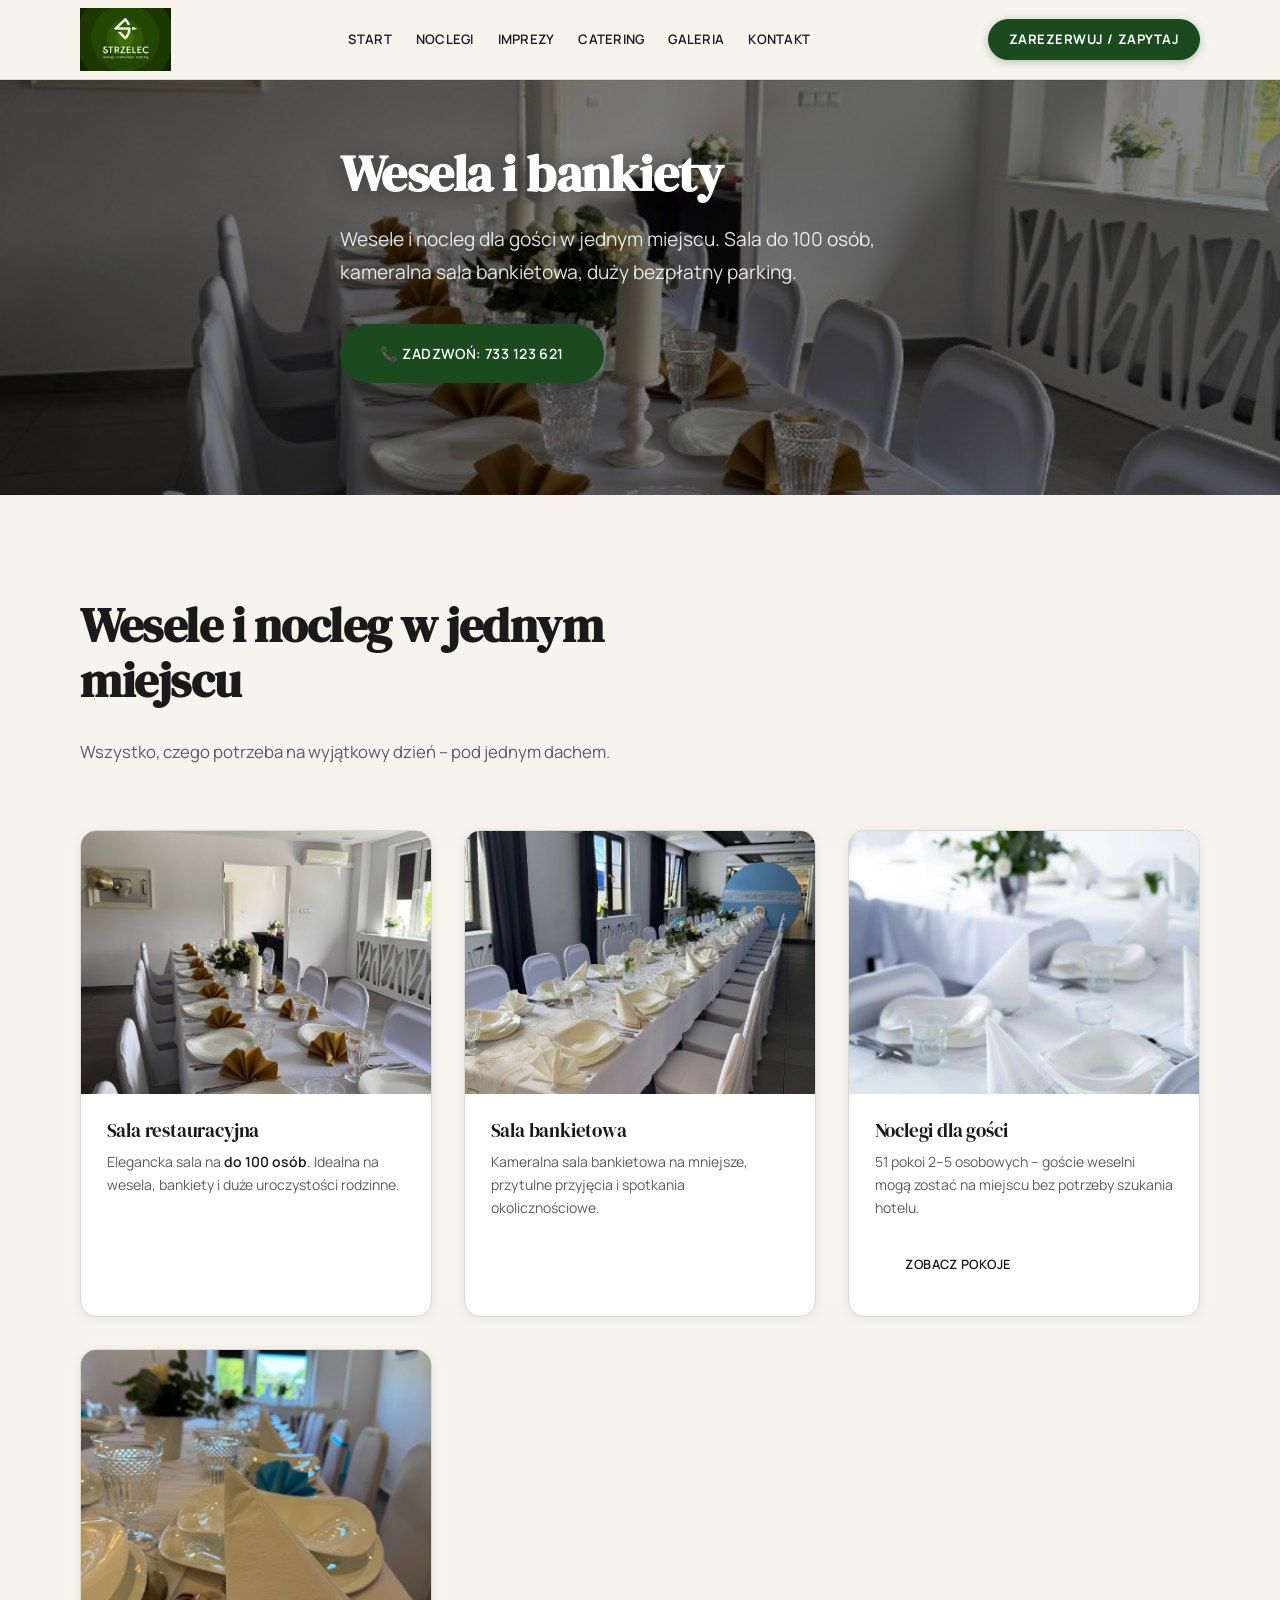
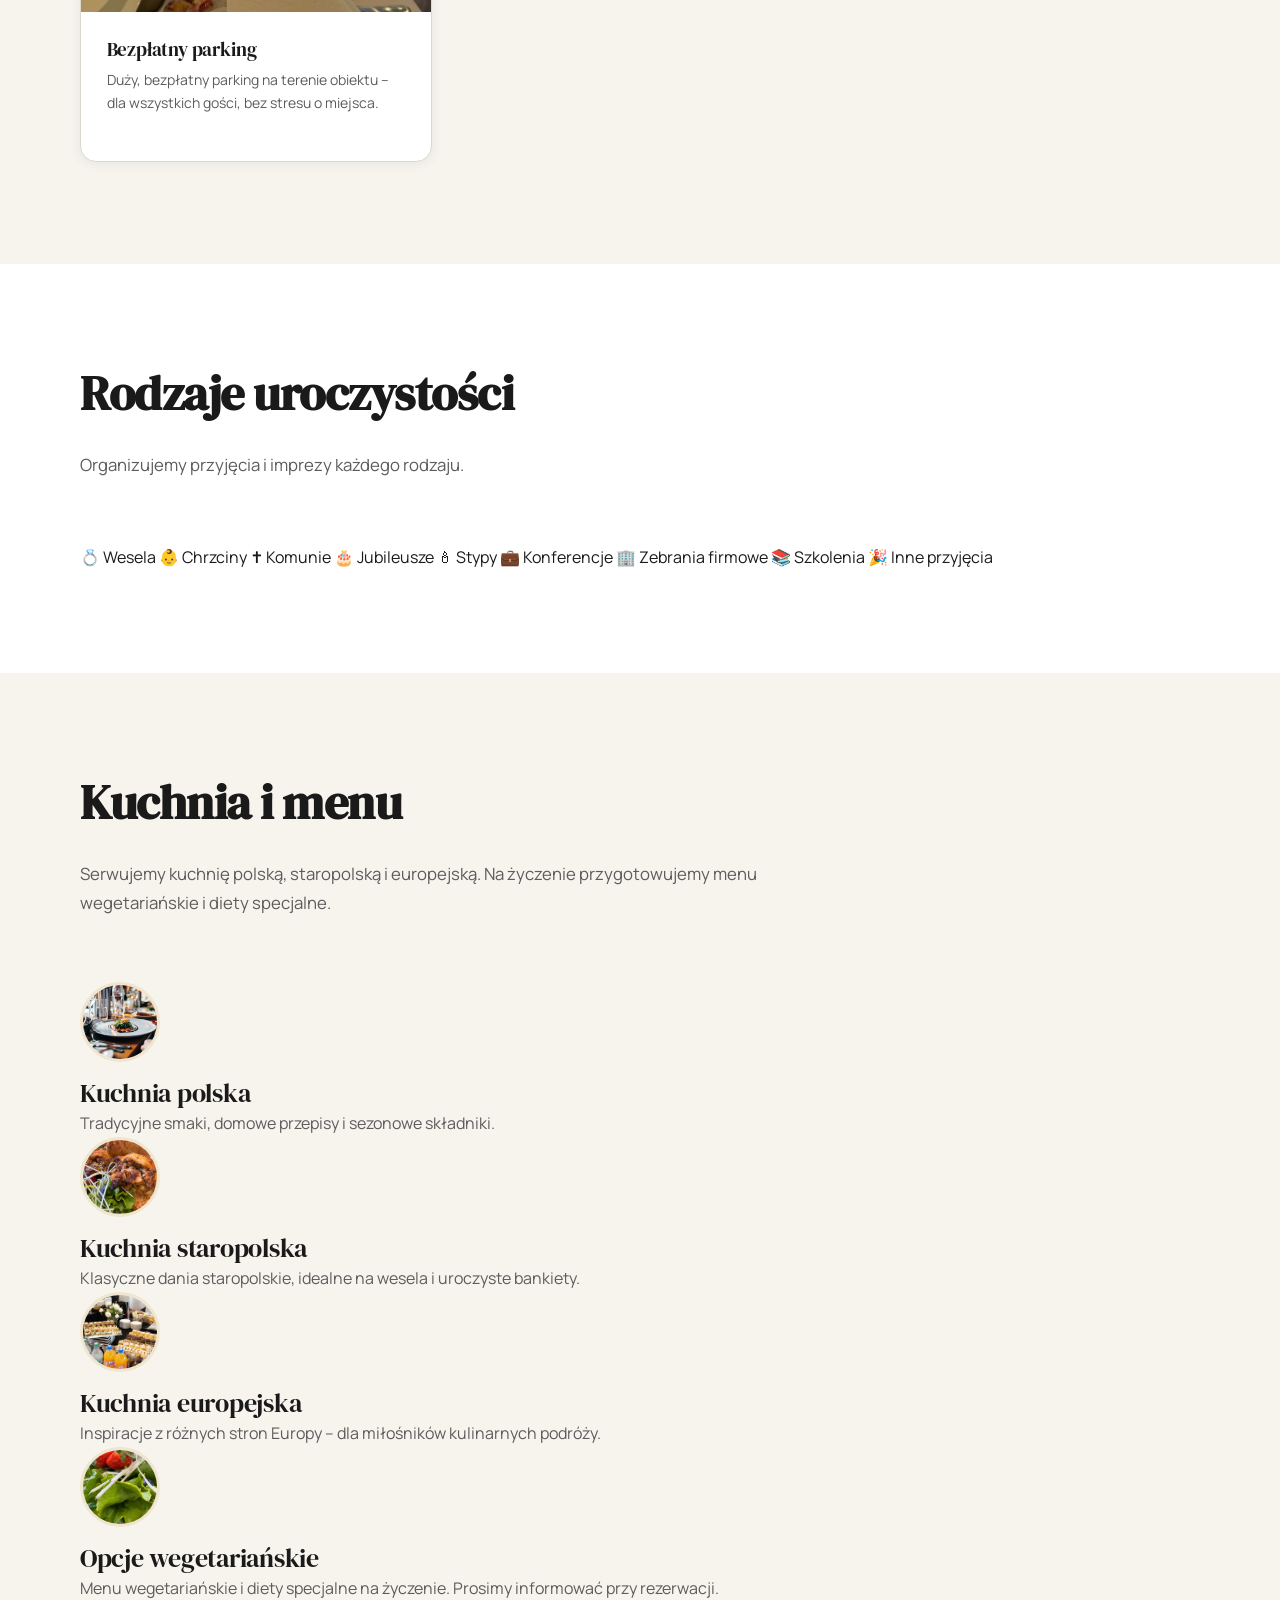
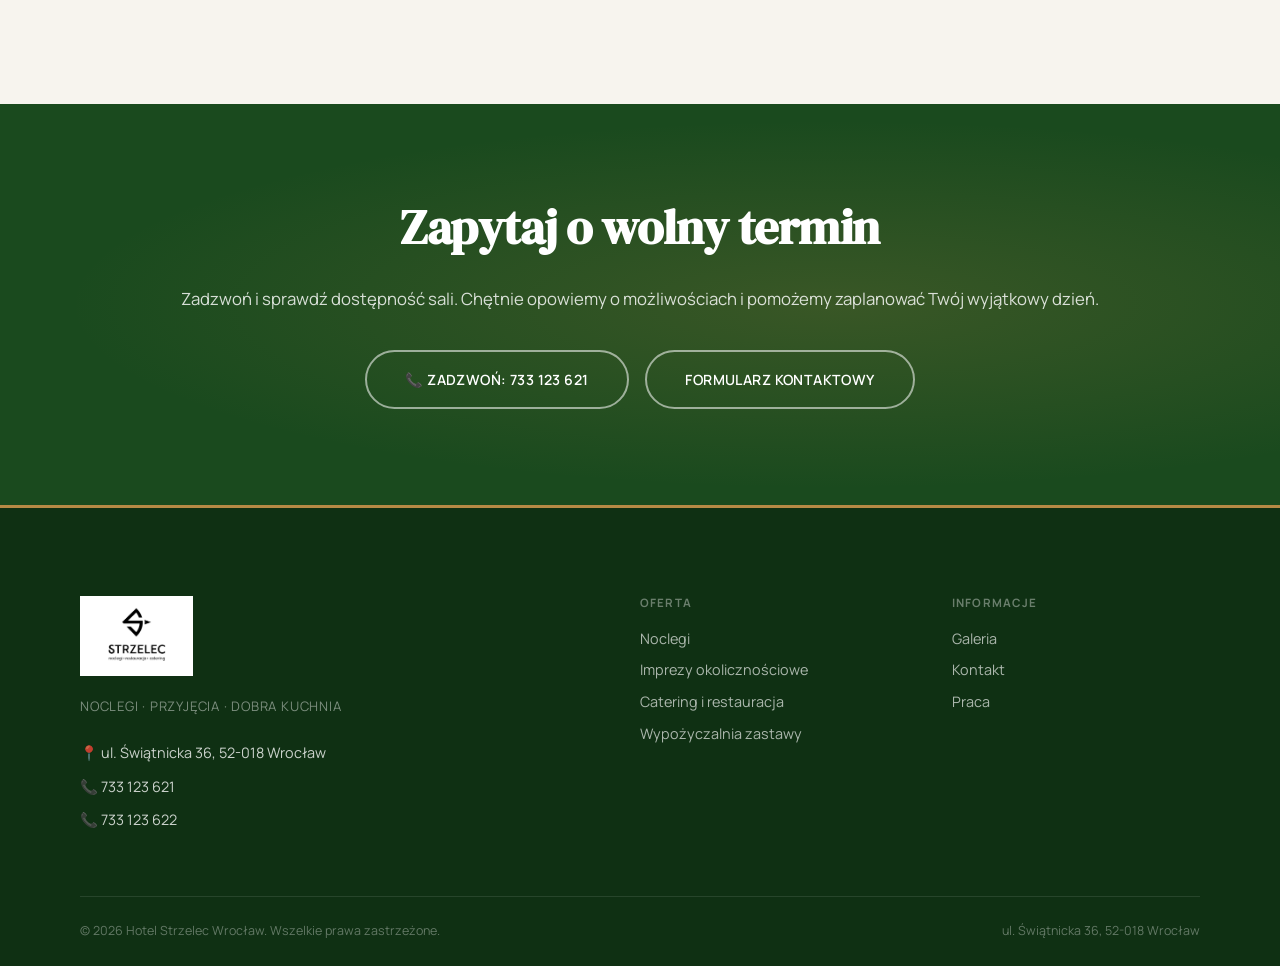
<file: wesela-i-bankiety.html>
<!DOCTYPE html>
<html lang="pl">
<head>
  <meta charset="UTF-8">
  <meta name="viewport" content="width=device-width, initial-scale=1.0">
  <title>Wesela i bankiety Wrocław | Strzelec</title>
  <meta name="description" content="Wesela, bankiety i uroczystości w Strzelcu Wrocław – sala do 100 osób, kameralna sala bankietowa, noclegi dla gości, bezpłatny parking. ul. Świątnicka 36.">
  <!-- <link rel="canonical" href="https://strzelecwroclaw.pl/wesela-i-bankiety.html"> -->
  <meta property="og:title" content="Wesela i bankiety Wrocław | Strzelec">
  <meta property="og:description" content="Sala do 100 osób, noclegi dla gości weselnych, duży parking. Kuchnia polska i europejska. Strzelec Wrocław.">
  <meta property="og:image" content="assets/img/wesela/sala-zlota.jpg">
  <meta property="og:type" content="website">
  <link rel="stylesheet" href="assets/css/style.css">
</head>
<body>
  <a class="skip-link" href="#main-content">Przejdź do treści</a>

  <!-- HEADER START -->
  <header class="site-header">
    <div class="header-inner">
      <a href="index.html" class="header-logo" aria-label="Strzelec Wrocław – strona główna"><img src="assets/img/logo-green.png" class="logo-img" alt="Logo Hotel Strzelec Wrocław" width="48" height="34"></a>
            <nav class="site-nav" aria-label="Główna nawigacja">
        <a href="index.html">Start</a>
        <a href="noclegi.html">Noclegi</a>
        <a href="imprezy.html">Imprezy</a>
        <a href="catering.html">Catering</a>
        <a href="galeria.html">Galeria</a>
        <a href="kontakt.html">Kontakt</a>
      </nav>
            <a href="kontakt.html" class="header-cta desktop-only">Zarezerwuj / Zapytaj</a>
      <button class="hamburger" aria-expanded="false" aria-label="Otwórz menu" aria-controls="mobile-nav">
        <span></span><span></span><span></span>
      </button>
    </div>
  </header>
    <nav class="mobile-nav" id="mobile-nav" aria-label="Menu mobilne">
    <a href="index.html">Start</a>
    <a href="noclegi.html">Noclegi</a>
    <a href="imprezy.html">Imprezy</a>
    <a href="catering.html">Catering</a>
    <a href="galeria.html">Galeria</a>
    <a href="kontakt.html">Kontakt</a>
    <a href="kontakt.html" class="header-cta">Zarezerwuj / Zapytaj</a>
  </nav>
  <!-- HEADER END -->

  <main id="main-content">

    <!-- HERO -->
    <section class="hero hero--sub" aria-label="Wesela i bankiety – baner">
      <div class="hero-bg" style="background-image:url('assets/img/wesela/sala-zlota.jpg')" role="img" aria-label="Sala weselna Strzelec Wrocław"></div>
      <div class="container">
        <div class="hero-content">
          <h1>Wesela i bankiety</h1>
          <p>Wesele i nocleg dla gości w jednym miejscu. Sala do 100 osób, kameralna sala bankietowa, duży bezpłatny parking.</p>
          <div class="hero-cta">
            <a href="tel:+48733123621" class="btn btn--primary btn--lg">📞 Zadzwoń: 733 123 621</a>
          </div>
        </div>
      </div>
    </section>

    <!-- OFERTA SAL -->
    <section class="section" aria-labelledby="sale-heading">
      <div class="container">
        <div class="section-header">
          <h2 id="sale-heading">Wesele i nocleg w jednym miejscu</h2>
          <p>Wszystko, czego potrzeba na wyjątkowy dzień – pod jednym dachem.</p>
        </div>
        <div class="cards">
          <article class="card">
            <div class="card-img">
              <img src="assets/img/wesela/sala-zlota.jpg" alt="Sala weselna – dekoracja złota, Strzelec Wrocław" loading="lazy">
            </div>
            <div class="card-body">
              <h3>Sala restauracyjna</h3>
              <p>Elegancka sala na <strong>do 100 osób</strong>. Idealna na wesela, bankiety i duże uroczystości rodzinne.</p>
            </div>
          </article>
          <article class="card">
            <div class="card-img">
              <img src="assets/img/wesela/sala-niebieska.jpg" alt="Sala bankietowa – dekoracja okolicznościowa, Strzelec Wrocław" loading="lazy">
            </div>
            <div class="card-body">
              <h3>Sala bankietowa</h3>
              <p>Kameralna sala bankietowa na mniejsze, przytulne przyjęcia i spotkania okolicznościowe.</p>
            </div>
          </article>
          <article class="card">
            <div class="card-img">
              <img src="assets/img/wesela/stol-komunijny.jpg" alt="Nakrycie stołu na uroczystość komunijną – Strzelec Wrocław" loading="lazy">
            </div>
            <div class="card-body">
              <h3>Noclegi dla gości</h3>
              <p>51 pokoi 2–5 osobowych – goście weselni mogą zostać na miejscu bez potrzeby szukania hotelu.</p>
              <a href="pokoje.html" class="btn btn--outline-dark">Zobacz pokoje</a>
            </div>
          </article>
          <article class="card">
            <div class="card-img">
              <img src="assets/img/wesela/stol-slodkosci.jpg" alt="Stół ze słodyczami i deserami – Strzelec Wrocław" loading="lazy">
            </div>
            <div class="card-body">
              <h3>Bezpłatny parking</h3>
              <p>Duży, bezpłatny parking na terenie obiektu – dla wszystkich gości, bez stresu o miejsca.</p>
            </div>
          </article>
        </div>
      </div>
    </section>

    <!-- RODZAJE WYDARZEŃ -->
    <section class="section section--alt" aria-labelledby="wydarzenia-heading">
      <div class="container">
        <div class="section-header">
          <h2 id="wydarzenia-heading">Rodzaje uroczystości</h2>
          <p>Organizujemy przyjęcia i imprezy każdego rodzaju.</p>
        </div>
        <div class="event-types" role="list">
          <span class="event-type-badge" role="listitem">💍 Wesela</span>
          <span class="event-type-badge" role="listitem">👶 Chrzciny</span>
          <span class="event-type-badge" role="listitem">✝ Komunie</span>
          <span class="event-type-badge" role="listitem">🎂 Jubileusze</span>
          <span class="event-type-badge" role="listitem">🕯 Stypy</span>
          <span class="event-type-badge" role="listitem">💼 Konferencje</span>
          <span class="event-type-badge" role="listitem">🏢 Zebrania firmowe</span>
          <span class="event-type-badge" role="listitem">📚 Szkolenia</span>
          <span class="event-type-badge" role="listitem">🎉 Inne przyjęcia</span>
        </div>
      </div>
    </section>

    <!-- KUCHNIA -->
    <section class="section" aria-labelledby="kuchnia-heading">
      <div class="container">
        <div class="section-header">
          <h2 id="kuchnia-heading">Kuchnia i menu</h2>
          <p>Serwujemy kuchnię polską, staropolską i europejską. Na życzenie przygotowujemy menu wegetariańskie i diety specjalne.</p>
        </div>
        <div class="features">
          <div class="feature">
            <div class="trust-icon"><img src="assets/img/restauracja/obiad.jpg" alt=""></div>
            <h3>Kuchnia polska</h3>
            <p>Tradycyjne smaki, domowe przepisy i sezonowe składniki.</p>
          </div>
          <div class="feature">
            <div class="trust-icon"><img src="assets/img/restauracja/kurczak.jpg" alt=""></div>
            <h3>Kuchnia staropolska</h3>
            <p>Klasyczne dania staropolskie, idealne na wesela i uroczyste bankiety.</p>
          </div>
          <div class="feature">
            <div class="trust-icon"><img src="assets/img/catering/bufet.jpg" alt=""></div>
            <h3>Kuchnia europejska</h3>
            <p>Inspiracje z różnych stron Europy – dla miłośników kulinarnych podróży.</p>
          </div>
          <div class="feature">
            <div class="trust-icon"><img src="assets/img/restauracja/salatka.jpg" alt=""></div>
            <h3>Opcje wegetariańskie</h3>
            <p>Menu wegetariańskie i diety specjalne na życzenie. Prosimy informować przy rezerwacji.</p>
          </div>
        </div>
      </div>
    </section>

    <!-- CTA -->
    <section class="cta-section" aria-labelledby="wesela-cta-heading">
      <div class="container">
        <h2 id="wesela-cta-heading">Zapytaj o wolny termin</h2>
        <p>Zadzwoń i sprawdź dostępność sali. Chętnie opowiemy o możliwościach i pomożemy zaplanować Twój wyjątkowy dzień.</p>
        <div class="cta-buttons">
          <a href="tel:+48733123621" class="btn btn--outline btn--lg">📞 Zadzwoń: 733 123 621</a>
          <a href="kontakt.html" class="btn btn--outline btn--lg">Formularz kontaktowy</a>
        </div>
      </div>
    </section>

  </main>

    <!-- FOOTER -->
    <footer class="site-footer">
    <div class="container">
      <div class="footer-grid">
        <div class="footer-brand">
          <img src="assets/img/logo-black.png" alt="Logo Hotel Strzelec" class="footer-logo">
          <div class="footer-tagline">noclegi · przyjęcia · dobra kuchnia</div>
          <div class="footer-contact">
            <a href="https://www.google.com/maps/dir/?api=1&destination=ul.+%C5%9Awi%C4%85tnicka+36+Wroc%C5%82aw" target="_blank" rel="noopener">📍 ul. Świątnicka 36, 52-018 Wrocław</a>
            <a href="tel:+48733123621">📞 733 123 621</a>
            <a href="tel:+48733123622">📞 733 123 622</a>
          </div>
        </div>
        <div class="footer-col">
          <h4>Oferta</h4>
          <nav class="footer-links">
            <a href="noclegi.html">Noclegi</a>
            <a href="imprezy.html">Imprezy okolicznościowe</a>
            <a href="catering.html">Catering i restauracja</a>
            <a href="zastawa.html">Wypożyczalnia zastawy</a>
          </nav>
        </div>
        <div class="footer-col">
          <h4>Informacje</h4>
          <nav class="footer-links">
            <a href="galeria.html">Galeria</a>
            <a href="kontakt.html">Kontakt</a>
            <a href="praca.html">Praca</a>
          </nav>
        </div>
      </div>
      <div class="footer-bottom">
        <span>© <span class="copyright-year">2026</span> Hotel Strzelec Wrocław. Wszelkie prawa zastrzeżone.</span>
        <span>ul. Świątnicka 36, 52-018 Wrocław</span>
      </div>
    </div>
  </footer>


  <!-- Mobile bottom bar -->
  <div class="mobile-bar" role="navigation" aria-label="Szybki kontakt">
    <div class="mobile-bar-inner">
      <a href="tel:+48733123621"><span class="bar-icon">📞</span>Zadzwoń</a>
      <a href="kontakt.html"><span class="bar-icon">✉️</span>Zapytaj</a>
      <a href="https://www.google.com/maps/dir/?api=1&destination=ul.+%C5%9Awi%C4%85tnicka+36+Wroc%C5%82aw" target="_blank" rel="noopener"><span class="bar-icon">📍</span>Mapa</a>
    </div>
  </div>

  <script src="assets/js/main.js"></script>
</body>
</html>
</file>
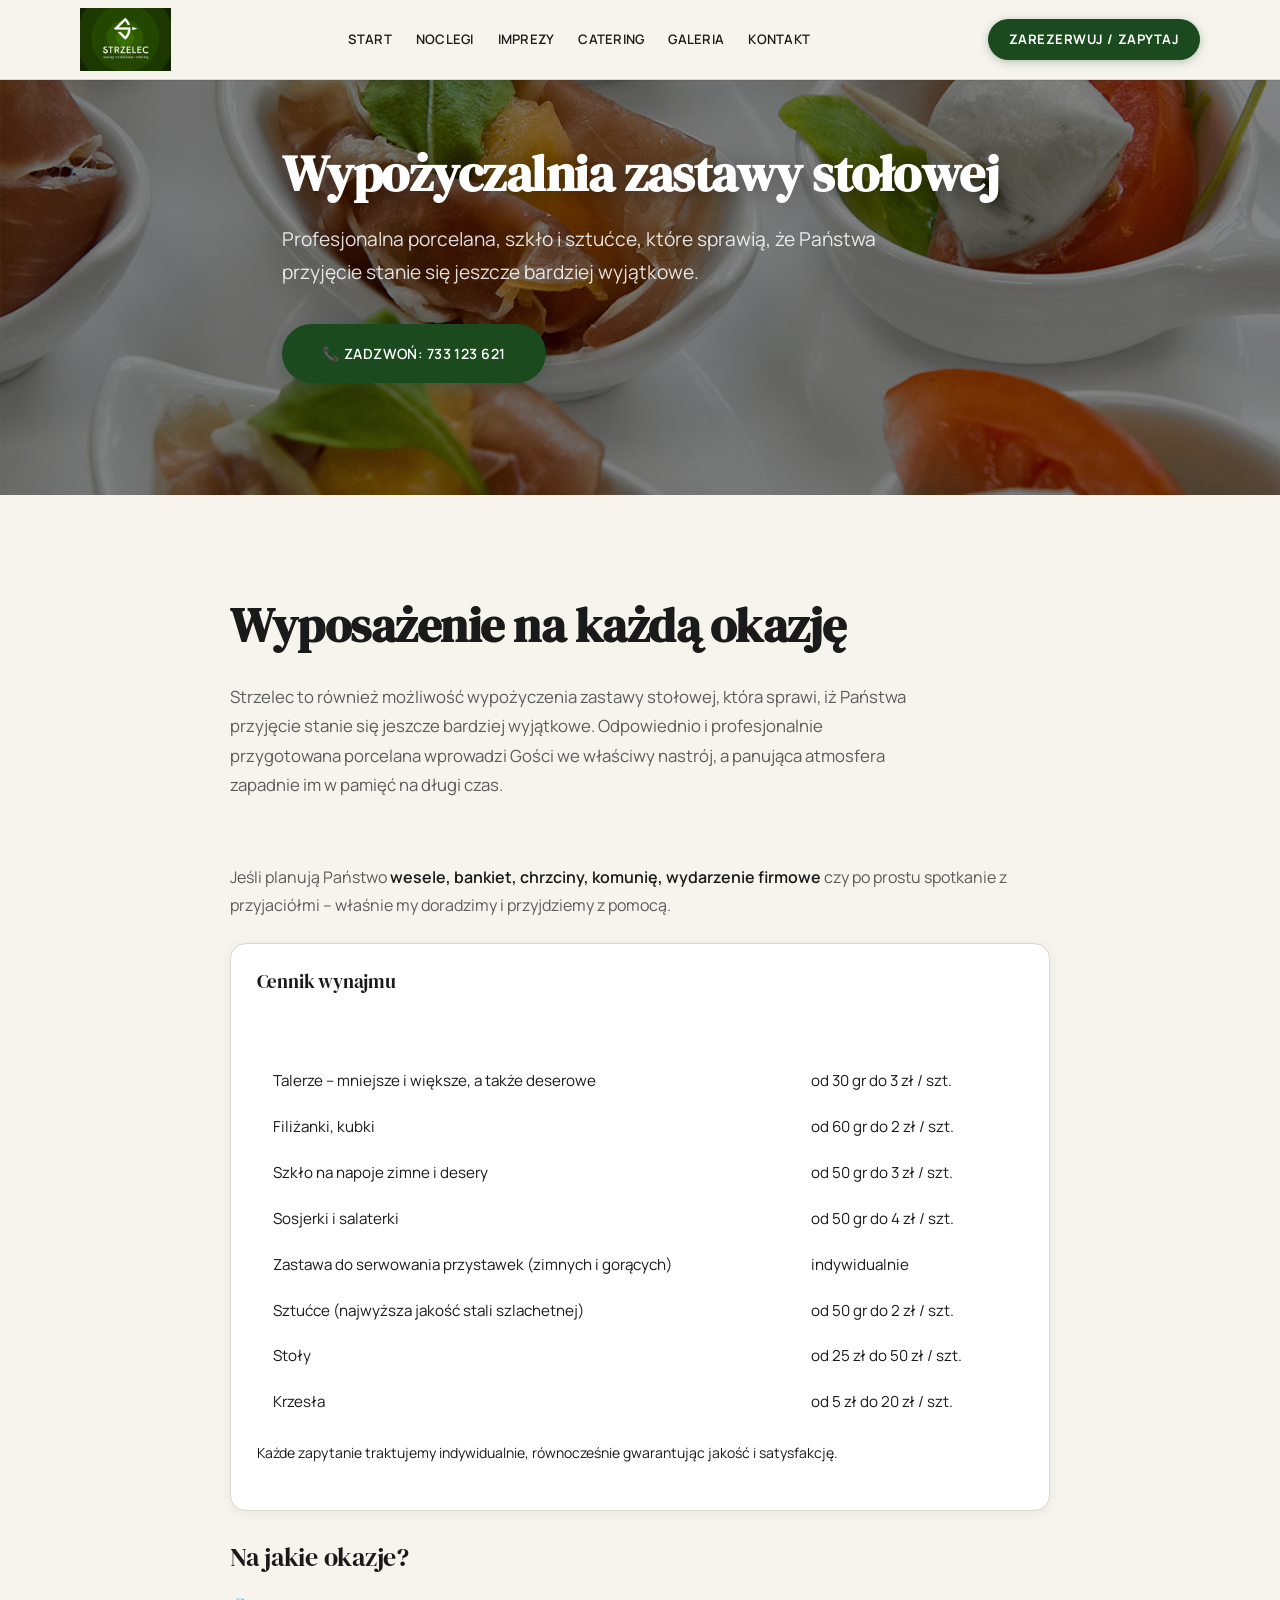
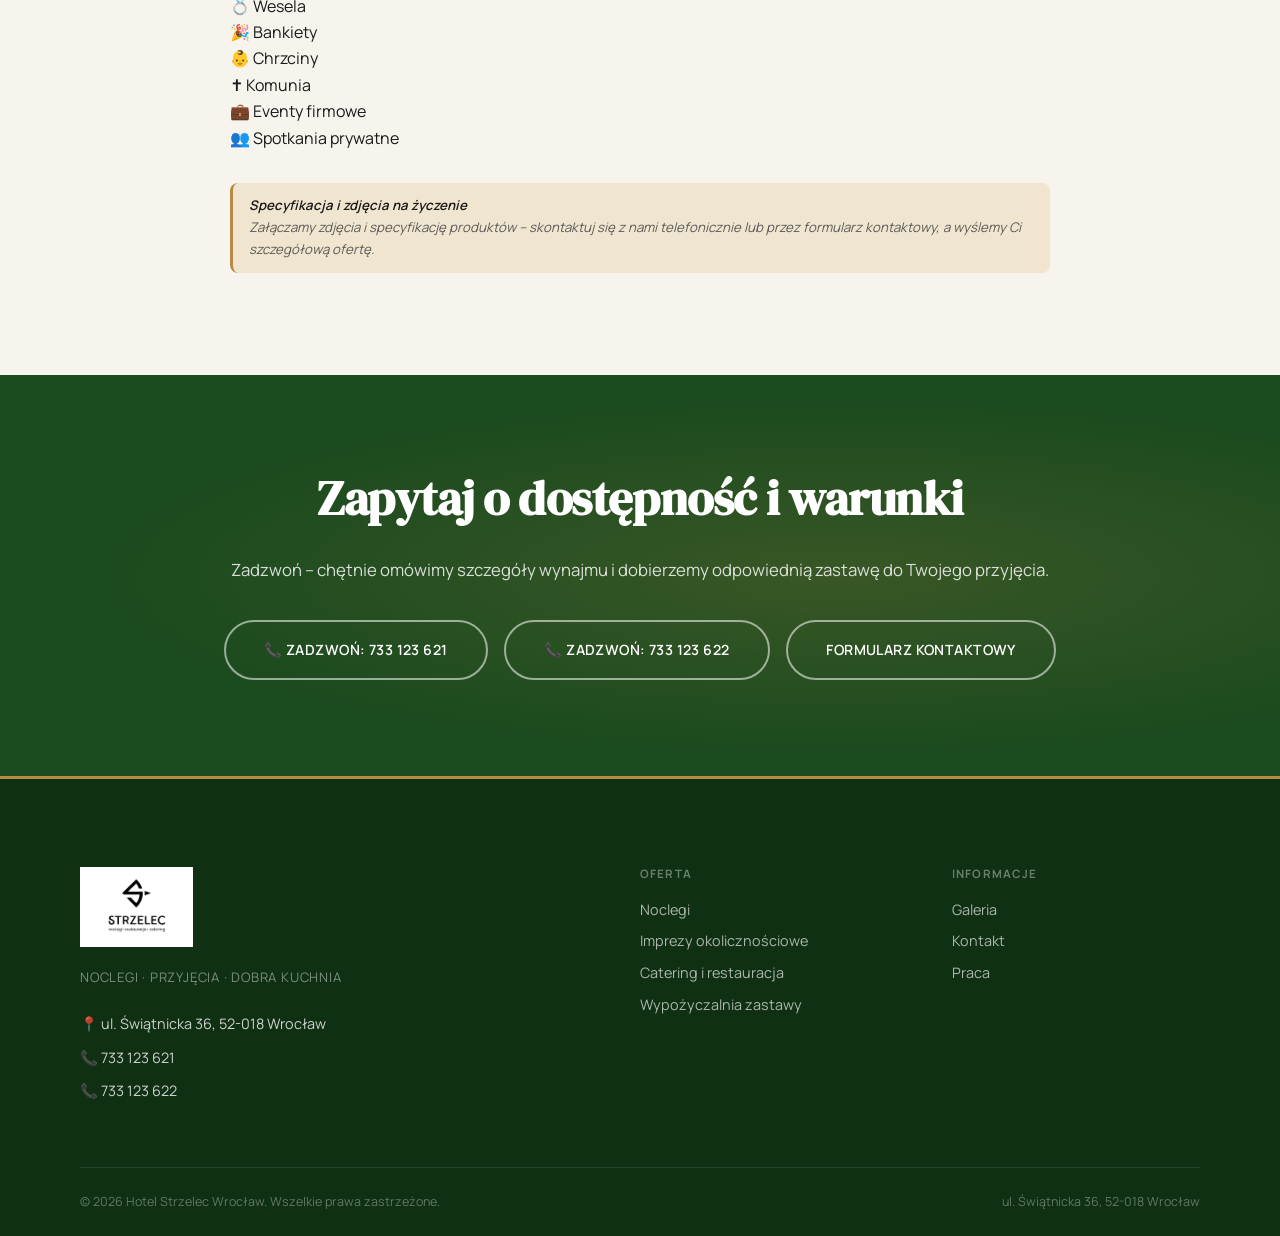
<file: zastawa.html>
<!DOCTYPE html>
<html lang="pl">
<head>
  <meta charset="UTF-8">
  <meta name="viewport" content="width=device-width, initial-scale=1.0">
  <title>Wypożyczalnia zastawy stołowej | Strzelec Wrocław</title>
  <meta name="description" content="Wypożyczalnia zastawy stołowej Strzelec Wrocław – porcelana, szkło, sztućce, stoły i krzesła na wesela, bankiety i uroczystości. Zadzwoń: 733 123 621.">
  <!-- <link rel="canonical" href="https://strzelecwroclaw.pl/zastawa.html"> -->
  <meta property="og:title" content="Wypożyczalnia zastawy stołowej | Strzelec Wrocław">
  <meta property="og:description" content="Wypożycz zastawę stołową na swoje wydarzenie – porcelana, sztućce, szkło, stoły i krzesła. Strzelec Wrocław.">
  <meta property="og:image" content="assets/img/hero/hero-catering.jpg">
  <meta property="og:type" content="website">
  <link rel="stylesheet" href="assets/css/style.css">
</head>
<body>
  <a class="skip-link" href="#main-content">Przejdź do treści</a>

  <!-- HEADER START -->
  <header class="site-header">
    <div class="header-inner">
      <a href="index.html" class="header-logo" aria-label="Strzelec Wrocław – strona główna"><img src="assets/img/logo-green.png" class="logo-img" alt="Logo Hotel Strzelec Wrocław" width="48" height="34"></a>
            <nav class="site-nav" aria-label="Główna nawigacja">
        <a href="index.html">Start</a>
        <a href="noclegi.html">Noclegi</a>
        <a href="imprezy.html">Imprezy</a>
        <a href="catering.html">Catering</a>
        <a href="galeria.html">Galeria</a>
        <a href="kontakt.html">Kontakt</a>
      </nav>
            <a href="kontakt.html" class="header-cta desktop-only">Zarezerwuj / Zapytaj</a>
      <button class="hamburger" aria-expanded="false" aria-label="Otwórz menu" aria-controls="mobile-nav">
        <span></span><span></span><span></span>
      </button>
    </div>
  </header>
    <nav class="mobile-nav" id="mobile-nav" aria-label="Menu mobilne">
    <a href="index.html">Start</a>
    <a href="noclegi.html">Noclegi</a>
    <a href="imprezy.html">Imprezy</a>
    <a href="catering.html">Catering</a>
    <a href="galeria.html">Galeria</a>
    <a href="kontakt.html">Kontakt</a>
    <a href="kontakt.html" class="header-cta">Zarezerwuj / Zapytaj</a>
  </nav>
  <!-- HEADER END -->

  <main id="main-content">

    <!-- HERO -->
    <section class="hero hero--sub" aria-label="Wypożyczalnia zastawy – baner">
      <div class="hero-bg" style="background-image:url('assets/img/hero/hero-catering.jpg')" role="img" aria-label="Zastawa stołowa Strzelec Wrocław"></div>
      <div class="container">
        <div class="hero-content">
          <h1>Wypożyczalnia zastawy stołowej</h1>
          <p>Profesjonalna porcelana, szkło i sztućce, które sprawią, że Państwa przyjęcie stanie się jeszcze bardziej wyjątkowe.</p>
          <div class="hero-cta">
            <a href="tel:+48733123621" class="btn btn--primary btn--lg">📞 Zadzwoń: 733 123 621</a>
          </div>
        </div>
      </div>
    </section>

    <!-- OPIS -->
    <section class="section" aria-labelledby="zastawa-heading">
      <div class="container" style="max-width:900px;">

        <div class="section-header">
          <h2 id="zastawa-heading">Wyposażenie na każdą okazję</h2>
          <p>Strzelec to również możliwość wypożyczenia zastawy stołowej, która sprawi, iż Państwa przyjęcie stanie się jeszcze bardziej wyjątkowe. Odpowiednio i profesjonalnie przygotowana porcelana wprowadzi Gości we właściwy nastrój, a panująca atmosfera zapadnie im w pamięć na długi czas.</p>
        </div>

        <p style="margin-bottom: 1.5rem;">Jeśli planują Państwo <strong>wesele, bankiet, chrzciny, komunię, wydarzenie firmowe</strong> czy po prostu spotkanie z przyjaciółmi – właśnie my doradzimy i przyjdziemy z pomocą.</p>

        <!-- CENNIK ZASTAWY -->
        <div class="card" style="margin-bottom: 2rem;">
          <div class="card-body">
            <h3 style="margin-bottom: 1.25rem;">Cennik wynajmu</h3>

            <div style="overflow-x:auto;">
              <table class="price-table" style="width:100%; border-collapse:collapse; font-size:0.95rem;">
                <thead>
                  <tr style="background:var(--color-accent); color:#fff; text-align:left;">
                    <th style="padding:0.65rem 1rem; font-weight:600;">Rodzaj</th>
                    <th style="padding:0.65rem 1rem; font-weight:600;">Cena jednostkowa</th>
                  </tr>
                </thead>
                <tbody>
                  <tr style="border-bottom:1px solid var(--color-border);">
                    <td style="padding:0.65rem 1rem;">Talerze – mniejsze i większe, a także deserowe</td>
                    <td style="padding:0.65rem 1rem; white-space:nowrap;">od 30 gr do 3 zł / szt.</td>
                  </tr>
                  <tr style="border-bottom:1px solid var(--color-border); background:var(--color-bg-alt);">
                    <td style="padding:0.65rem 1rem;">Filiżanki, kubki</td>
                    <td style="padding:0.65rem 1rem; white-space:nowrap;">od 60 gr do 2 zł / szt.</td>
                  </tr>
                  <tr style="border-bottom:1px solid var(--color-border);">
                    <td style="padding:0.65rem 1rem;">Szkło na napoje zimne i desery</td>
                    <td style="padding:0.65rem 1rem; white-space:nowrap;">od 50 gr do 3 zł / szt.</td>
                  </tr>
                  <tr style="border-bottom:1px solid var(--color-border); background:var(--color-bg-alt);">
                    <td style="padding:0.65rem 1rem;">Sosjerki i salaterki</td>
                    <td style="padding:0.65rem 1rem; white-space:nowrap;">od 50 gr do 4 zł / szt.</td>
                  </tr>
                  <tr style="border-bottom:1px solid var(--color-border);">
                    <td style="padding:0.65rem 1rem;">Zastawa do serwowania przystawek (zimnych i gorących)</td>
                    <td style="padding:0.65rem 1rem; white-space:nowrap;">indywidualnie</td>
                  </tr>
                  <tr style="border-bottom:1px solid var(--color-border); background:var(--color-bg-alt);">
                    <td style="padding:0.65rem 1rem;">Sztućce (najwyższa jakość stali szlachetnej)</td>
                    <td style="padding:0.65rem 1rem; white-space:nowrap;">od 50 gr do 2 zł / szt.</td>
                  </tr>
                  <tr style="border-bottom:1px solid var(--color-border);">
                    <td style="padding:0.65rem 1rem;">Stoły</td>
                    <td style="padding:0.65rem 1rem; white-space:nowrap;">od 25 zł do 50 zł / szt.</td>
                  </tr>
                  <tr style="background:var(--color-bg-alt);">
                    <td style="padding:0.65rem 1rem;">Krzesła</td>
                    <td style="padding:0.65rem 1rem; white-space:nowrap;">od 5 zł do 20 zł / szt.</td>
                  </tr>
                </tbody>
              </table>
            </div>

            <p style="margin-top:1rem; font-size:0.875rem; color:var(--color-muted);">Każde zapytanie traktujemy indywidualnie, równocześnie gwarantując jakość i satysfakcję.</p>
          </div>
        </div>

        <!-- ZASTOSOWANIA -->
        <div class="section-header" style="text-align:left; margin-bottom:1.25rem;">
          <h3>Na jakie okazje?</h3>
        </div>
        <div class="amenities" style="margin-bottom: 2rem;">
          <div class="amenity"><span class="icon" aria-hidden="true">💍</span> Wesela</div>
          <div class="amenity"><span class="icon" aria-hidden="true">🎉</span> Bankiety</div>
          <div class="amenity"><span class="icon" aria-hidden="true">👶</span> Chrzciny</div>
          <div class="amenity"><span class="icon" aria-hidden="true">✝️</span> Komunia</div>
          <div class="amenity"><span class="icon" aria-hidden="true">💼</span> Eventy firmowe</div>
          <div class="amenity"><span class="icon" aria-hidden="true">👥</span> Spotkania prywatne</div>
        </div>

        <div class="price-note">
          <strong>Specyfikacja i zdjęcia na życzenie</strong><br>
          Załączamy zdjęcia i specyfikację produktów – skontaktuj się z nami telefonicznie lub przez formularz kontaktowy, a wyślemy Ci szczegółową ofertę.
        </div>

      </div>
    </section>

    <!-- CTA -->
    <section class="cta-section" aria-labelledby="zastawa-cta-heading">
      <div class="container">
        <h2 id="zastawa-cta-heading">Zapytaj o dostępność i warunki</h2>
        <p>Zadzwoń – chętnie omówimy szczegóły wynajmu i dobierzemy odpowiednią zastawę do Twojego przyjęcia.</p>
        <div class="cta-buttons">
          <a href="tel:+48733123621" class="btn btn--outline btn--lg">📞 Zadzwoń: 733 123 621</a>
          <a href="tel:+48733123622" class="btn btn--outline btn--lg">📞 Zadzwoń: 733 123 622</a>
          <a href="kontakt.html" class="btn btn--outline btn--lg">Formularz kontaktowy</a>
        </div>
      </div>
    </section>

  </main>

    <!-- FOOTER -->
    <footer class="site-footer">
    <div class="container">
      <div class="footer-grid">
        <div class="footer-brand">
          <img src="assets/img/logo-black.png" alt="Logo Hotel Strzelec" class="footer-logo">
          <div class="footer-tagline">noclegi · przyjęcia · dobra kuchnia</div>
          <div class="footer-contact">
            <a href="https://www.google.com/maps/dir/?api=1&destination=ul.+%C5%9Awi%C4%85tnicka+36+Wroc%C5%82aw" target="_blank" rel="noopener">📍 ul. Świątnicka 36, 52-018 Wrocław</a>
            <a href="tel:+48733123621">📞 733 123 621</a>
            <a href="tel:+48733123622">📞 733 123 622</a>
          </div>
        </div>
        <div class="footer-col">
          <h4>Oferta</h4>
          <nav class="footer-links">
            <a href="noclegi.html">Noclegi</a>
            <a href="imprezy.html">Imprezy okolicznościowe</a>
            <a href="catering.html">Catering i restauracja</a>
            <a href="zastawa.html">Wypożyczalnia zastawy</a>
          </nav>
        </div>
        <div class="footer-col">
          <h4>Informacje</h4>
          <nav class="footer-links">
            <a href="galeria.html">Galeria</a>
            <a href="kontakt.html">Kontakt</a>
            <a href="praca.html">Praca</a>
          </nav>
        </div>
      </div>
      <div class="footer-bottom">
        <span>© <span class="copyright-year">2026</span> Hotel Strzelec Wrocław. Wszelkie prawa zastrzeżone.</span>
        <span>ul. Świątnicka 36, 52-018 Wrocław</span>
      </div>
    </div>
  </footer>


  <!-- Mobile bottom bar -->
  <div class="mobile-bar" role="navigation" aria-label="Szybki kontakt">
    <div class="mobile-bar-inner">
      <a href="tel:+48733123621"><span class="bar-icon">📞</span>Zadzwoń</a>
      <a href="kontakt.html"><span class="bar-icon">✉️</span>Zapytaj</a>
      <a href="https://www.google.com/maps/dir/?api=1&destination=ul.+%C5%9Awi%C4%85tnicka+36+Wroc%C5%82aw" target="_blank" rel="noopener"><span class="bar-icon">📍</span>Mapa</a>
    </div>
  </div>

  <script src="assets/js/main.js"></script>
</body>
</html>
</file>
<file: assets/css/style.css>
/* ==============================================
   Hotel Strzelec – Główny arkusz stylów
   Redesign 2026
   ============================================== */

@import url('https://fonts.googleapis.com/css2?family=DM+Serif+Display:ital@0;1&family=Manrope:wght@400;500;600;700;800&display=swap');

/* --- Design Tokens --- */
:root {
  --green:        #1A4A1E;
  --green-dark:   #0F3013;
  --green-mid:    #245928;
  --green-light:  #E4EEE5;
  --gold:         #B68A45;
  --gold-light:   #F0E5CE;
  --gold-dark:    #8C6830;
  --ivory:        #F7F4EE;
  --beige:        #EAE0CC;
  --text:         #1A1A1A;
  --muted:        #5C5C5C;
  --white:        #FFFFFF;
  --border:       #DDD8CE;
  --card-bg:      #FFFFFF;

  --font-display: 'DM Serif Display', Georgia, serif;
  --font-body:    'Manrope', system-ui, -apple-system, sans-serif;

  --radius:    8px;
  --radius-lg: 16px;
  --radius-pill: 100px;

  --shadow:    0 2px 12px rgba(31,58,46,0.08);
  --shadow-md: 0 6px 24px rgba(31,58,46,0.12);
  --shadow-lg: 0 16px 48px rgba(31,58,46,0.18);
  --t: 0.25s ease;
  --t-slow: 0.5s ease;

  --header-h: 80px;
  --max-w: 1200px;
  --gap: clamp(1rem, 3vw, 2rem);
}

/* --- Reset --- */
*, *::before, *::after { box-sizing: border-box; margin: 0; padding: 0; }
html { scroll-behavior: smooth; -webkit-text-size-adjust: 100%; }
body {
  font-family: var(--font-body);
  font-size: 1rem;
  line-height: 1.65;
  color: var(--text);
  background: var(--ivory);
  min-height: 100vh;
}
img { max-width: 100%; height: auto; display: block; }
a { color: inherit; text-decoration: none; }
ul { list-style: none; }
button { font-family: inherit; cursor: pointer; border: none; background: none; }

/* --- Typography --- */
h1, h2, h3, h4 {
  font-family: var(--font-display);
  line-height: 1.15;
  color: var(--text);
  letter-spacing: -0.01em;
}
h1 { font-size: clamp(2.6rem, 6vw, 4.2rem); font-weight: 600; }
h2 { font-size: clamp(2rem, 4vw, 3rem); font-weight: 600; margin-bottom: 0.6em; }
h3 { font-size: clamp(1.2rem, 2.5vw, 1.6rem); font-weight: 500; }
h4 { font-size: 1rem; font-weight: 600; font-family: var(--font-body); text-transform: uppercase; letter-spacing: 0.08em; color: var(--muted); }
p { color: var(--muted); line-height: 1.75; }
strong { color: var(--text); font-weight: 600; }

/* --- Animations --- */
@keyframes fadeUp {
  from { opacity: 0; transform: translateY(28px); }
  to   { opacity: 1; transform: translateY(0); }
}
.fade-up   { animation: fadeUp 0.7s ease both; }
.fade-up-2 { animation: fadeUp 0.7s 0.14s ease both; }
.fade-up-3 { animation: fadeUp 0.7s 0.28s ease both; }
.fade-up-4 { animation: fadeUp 0.7s 0.42s ease both; }

/* --- Layout --- */
.container {
  max-width: var(--max-w);
  margin-inline: auto;
  padding-inline: clamp(1.25rem, 4vw, 2.5rem);
}
.section { padding-block: clamp(4rem, 8vw, 7rem); }
.section--alt { background: var(--white); }
.section--dark { background: var(--green); }
.section--beige { background: var(--beige); }

.section-label {
  font-family: var(--font-body);
  font-size: 0.75rem;
  font-weight: 700;
  letter-spacing: 0.12em;
  text-transform: uppercase;
  color: var(--gold);
  margin-bottom: 0.75rem;
  display: block;
}
.section-header {
  max-width: 680px;
  margin-bottom: clamp(2.5rem, 5vw, 4rem);
}
.section-header--center {
  text-align: center;
  margin-inline: auto;
}
.section-header p { margin-top: 0.75rem; font-size: 1.05rem; }

.grid { display: grid; gap: var(--gap); }
.grid--2 { grid-template-columns: repeat(2, 1fr); }
.grid--3 { grid-template-columns: repeat(3, 1fr); }
.grid--auto { grid-template-columns: repeat(auto-fit, minmax(280px, 1fr)); }

/* ==============================================
   HEADER
   ============================================== */
.site-header {
  position: sticky;
  top: 0;
  z-index: 1000;
  height: var(--header-h);
  background: rgba(247,244,238,0.97);
  backdrop-filter: blur(14px);
  -webkit-backdrop-filter: blur(14px);
  border-bottom: 1px solid var(--border);
  display: flex;
  align-items: center;
  box-shadow: 0 1px 0 rgba(0,0,0,0.06);
}
.header-inner {
  display: flex;
  align-items: center;
  justify-content: space-between;
  width: 100%;
  max-width: var(--max-w);
  margin-inline: auto;
  padding-inline: clamp(1.25rem, 4vw, 2.5rem);
  gap: 1.5rem;
}
.header-logo {
  display: flex;
  align-items: center;
  flex-shrink: 0;
}
.header-logo img.logo-img {
  height: 64px;
  width: auto;
  max-width: 120px;
  object-fit: contain;
}
.site-nav {
  display: flex;
  align-items: center;
  gap: 0.1rem;
}
.site-nav a {
  font-size: 0.82rem;
  font-weight: 600;
  padding: 0.45rem 0.7rem;
  border-radius: var(--radius);
  color: var(--text);
  letter-spacing: 0.02em;
  text-transform: uppercase;
  transition: color var(--t), background var(--t);
  white-space: nowrap;
}
.site-nav a:hover,
.site-nav a.active {
  color: var(--green);
  background: var(--green-light);
}
.site-nav a:focus-visible { outline: 2px solid var(--green); outline-offset: 2px; }

.header-cta {
  display: inline-flex;
  align-items: center;
  gap: 0.4rem;
  background: var(--green);
  color: var(--white) !important;
  font-size: 0.82rem;
  font-weight: 700;
  padding: 0.6rem 1.3rem;
  border-radius: var(--radius-pill);
  letter-spacing: 0.04em;
  text-transform: uppercase;
  transition: background var(--t), transform var(--t), box-shadow var(--t);
  white-space: nowrap;
  flex-shrink: 0;
  box-shadow: 0 2px 10px rgba(26,74,30,0.3);
}
.header-cta:hover {
  background: var(--green-dark);
  transform: translateY(-1px);
  box-shadow: 0 4px 16px rgba(26,74,30,0.4);
}
.header-cta:focus-visible { outline: 2px solid var(--green); outline-offset: 3px; }

/* Hamburger */
.hamburger {
  display: none;
  flex-direction: column;
  justify-content: center;
  gap: 5px;
  width: 42px;
  height: 42px;
  padding: 9px;
  border-radius: var(--radius);
  transition: background var(--t);
}
.hamburger:hover { background: var(--green-light); }
.hamburger:focus-visible { outline: 2px solid var(--green); outline-offset: 2px; }
.hamburger span {
  display: block;
  width: 100%;
  height: 2px;
  background: var(--text);
  border-radius: 2px;
  transition: transform var(--t), opacity var(--t);
}
.hamburger[aria-expanded="true"] span:nth-child(1) { transform: translateY(7px) rotate(45deg); }
.hamburger[aria-expanded="true"] span:nth-child(2) { opacity: 0; }
.hamburger[aria-expanded="true"] span:nth-child(3) { transform: translateY(-7px) rotate(-45deg); }

/* Mobile nav */
.mobile-nav {
  display: none;
  position: fixed;
  top: var(--header-h);
  left: 0; right: 0;
  background: var(--ivory);
  border-bottom: 1px solid var(--border);
  padding: 1rem clamp(1.25rem,4vw,2.5rem) 2rem;
  z-index: 999;
  box-shadow: var(--shadow-lg);
}
.mobile-nav.is-open { display: block; }
.mobile-nav a {
  display: block;
  padding: 0.85rem 0.5rem;
  font-size: 1.05rem;
  font-weight: 500;
  border-bottom: 1px solid var(--border);
  color: var(--text);
  transition: color var(--t);
}
.mobile-nav a:last-of-type { border-bottom: none; }
.mobile-nav a:hover, .mobile-nav a.active { color: var(--green); }
.mobile-nav .header-cta {
  display: flex;
  justify-content: center;
  margin-top: 1.25rem;
  border-bottom: none !important;
  width: 100%;
  font-size: 0.9rem;
  padding: 0.8rem;
}

/* Mobile sticky bottom bar */
.mobile-bar {
  display: none;
  position: fixed;
  bottom: 0; left: 0; right: 0;
  background: var(--green);
  z-index: 998;
  box-shadow: 0 -4px 20px rgba(0,0,0,0.2);
}
.mobile-bar-inner {
  display: grid;
  grid-template-columns: repeat(3, 1fr);
}
.mobile-bar a {
  display: flex;
  flex-direction: column;
  align-items: center;
  justify-content: center;
  gap: 0.25rem;
  padding: 0.75rem 0.5rem;
  color: rgba(255,255,255,0.85);
  font-size: 0.7rem;
  font-weight: 600;
  letter-spacing: 0.04em;
  text-transform: uppercase;
  transition: background var(--t), color var(--t);
  border-right: 1px solid rgba(255,255,255,0.1);
}
.mobile-bar a:last-child { border-right: none; }
.mobile-bar a:hover { background: rgba(255,255,255,0.1); color: #fff; }
.mobile-bar a .bar-icon { font-size: 1.3rem; }

/* ==============================================
   HERO
   ============================================== */
.hero {
  position: relative;
  min-height: 90vh;
  display: flex;
  align-items: center;
  overflow: hidden;
  background: var(--green-dark);
}
.hero-bg {
  position: absolute;
  inset: 0;
  background-size: cover;
  background-position: center;
  background-repeat: no-repeat;
  filter: brightness(0.52);
}
.hero-content {
  position: relative;
  z-index: 2;
  color: #fff;
  max-width: 760px;
  padding-block: 4rem;
}
.hero-eyebrow {
  display: inline-block;
  font-family: var(--font-body);
  font-size: 0.72rem;
  font-weight: 700;
  letter-spacing: 0.14em;
  text-transform: uppercase;
  color: var(--gold);
  margin-bottom: 1.2rem;
  padding: 0.3rem 0.8rem;
  border: 1px solid rgba(182,138,69,0.5);
  border-radius: var(--radius-pill);
}
.hero-content h1 {
  color: #fff;
  margin-bottom: 1.25rem;
  text-shadow: 0 2px 20px rgba(0,0,0,0.3);
}
.hero-content p {
  color: rgba(255,255,255,0.86);
  font-size: clamp(1rem, 2vw, 1.2rem);
  margin-bottom: 2.25rem;
  max-width: 600px;
  line-height: 1.7;
}
.hero-cta {
  display: flex;
  flex-wrap: wrap;
  gap: 0.85rem;
  margin-bottom: 3rem;
}
.hero-quick {
  display: flex;
  flex-wrap: wrap;
  gap: 0.6rem;
}
.hero-quick-item {
  display: inline-flex;
  align-items: center;
  gap: 0.4rem;
  background: rgba(255,255,255,0.12);
  border: 1px solid rgba(255,255,255,0.22);
  color: rgba(255,255,255,0.9);
  font-size: 0.8rem;
  font-weight: 500;
  padding: 0.4rem 0.9rem;
  border-radius: var(--radius-pill);
  backdrop-filter: blur(4px);
}

/* Hero subpage */
.hero--sub { min-height: 46vh; }
.hero--sub h1 { font-size: clamp(2rem, 4.5vw, 3.2rem); }

/* ==============================================
   BUTTONS
   ============================================== */
.btn {
  display: inline-flex;
  align-items: center;
  gap: 0.45rem;
  font-weight: 600;
  font-size: 0.9rem;
  padding: 0.8rem 1.8rem;
  border-radius: var(--radius-pill);
  border: 2px solid transparent;
  transition: background var(--t), color var(--t), border-color var(--t),
              transform var(--t), box-shadow var(--t);
  cursor: pointer;
  text-align: center;
  white-space: nowrap;
  letter-spacing: 0.03em;
  text-transform: uppercase;
  font-size: 0.8rem;
}
.btn:focus-visible { outline: 2px solid var(--green); outline-offset: 3px; }
.btn:active { transform: translateY(1px) !important; }

/* Green (primary) */
.btn--primary {
  background: var(--green);
  color: #fff;
  box-shadow: 0 4px 16px rgba(31,58,46,0.30);
}
.btn--primary:hover {
  background: var(--green-dark);
  transform: translateY(-2px);
  box-shadow: 0 8px 24px rgba(31,58,46,0.38);
}

/* Gold */
.btn--gold {
  background: var(--gold);
  color: #fff;
  box-shadow: 0 4px 16px rgba(182,138,69,0.30);
}
.btn--gold:hover {
  background: var(--gold-dark);
  transform: translateY(-2px);
  box-shadow: 0 8px 24px rgba(182,138,69,0.38);
}

/* Outline white (on dark bg) */
.btn--outline {
  background: transparent;
  color: #fff;
  border-color: rgba(255,255,255,0.55);
}
.btn--outline:hover {
  background: rgba(255,255,255,0.12);
  border-color: rgba(255,255,255,0.9);
}

/* Outline green (on light bg) */
.btn--outline-green {
  background: transparent;
  color: var(--green);
  border-color: var(--green);
}
.btn--outline-green:hover {
  background: var(--green);
  color: #fff;
  box-shadow: 0 4px 14px rgba(31,58,46,0.25);
}

/* Outline gold (on light bg) */
.btn--outline-gold {
  background: transparent;
  color: var(--gold-dark);
  border-color: var(--gold);
}
.btn--outline-gold:hover {
  background: var(--gold);
  color: #fff;
}

.btn--lg { padding: 1rem 2.4rem; font-size: 0.88rem; }
.btn--full { width: 100%; justify-content: center; }

/* ==============================================
   CARDS – 3 ścieżki użytkownika
   ============================================== */
.path-cards {
  display: grid;
  gap: var(--gap);
  grid-template-columns: repeat(3, 1fr);
}
.path-card {
  position: relative;
  border-radius: var(--radius-lg);
  overflow: hidden;
  aspect-ratio: 3/4;
  display: flex;
  flex-direction: column;
  justify-content: flex-end;
  cursor: pointer;
}
.path-card img {
  position: absolute;
  inset: 0;
  width: 100%;
  height: 100%;
  object-fit: cover;
  transition: transform var(--t-slow);
}
.path-card:hover img { transform: scale(1.05); }
.path-card-overlay {
  position: absolute;
  inset: 0;
  background: linear-gradient(to top, rgba(21,43,34,0.88) 0%, rgba(21,43,34,0.20) 55%, transparent 100%);
}
.path-card-body {
  position: relative;
  z-index: 2;
  padding: 2rem;
  color: #fff;
}
.path-card-body h3 {
  font-size: clamp(1.4rem, 2.5vw, 1.9rem);
  color: #fff;
  margin-bottom: 0.6rem;
}
.path-card-body p {
  color: rgba(255,255,255,0.82);
  font-size: 0.9rem;
  margin-bottom: 1.25rem;
  line-height: 1.6;
}
.path-card .btn--outline {
  width: fit-content;
  font-size: 0.78rem;
}

/* ==============================================
   TRUST / FEATURES
   ============================================== */
.trust-grid {
  display: grid;
  gap: var(--gap);
  grid-template-columns: repeat(auto-fit, minmax(220px, 1fr));
}
.trust-item {
  padding: 2rem 1.75rem;
  background: var(--white);
  border-radius: var(--radius-lg);
  border: 1px solid var(--border);
  transition: transform var(--t), box-shadow var(--t), border-color var(--t);
}
.trust-item:hover {
  transform: translateY(-4px);
  box-shadow: var(--shadow-md);
  border-color: rgba(182,138,69,0.4);
}
.trust-icon {
  width: 80px; height: 80px;
  border-radius: 50%;
  overflow: hidden;
  margin-bottom: 1.1rem;
  border: 3px solid var(--gold-light);
  transition: border-color var(--t), transform var(--t);
  flex-shrink: 0;
}
.trust-icon img {
  width: 100%; height: 100%;
  object-fit: cover;
  display: block;
}
.trust-item:hover .trust-icon {
  border-color: var(--gold);
  transform: scale(1.06);
}
.trust-item h3 { font-size: 1.1rem; margin-bottom: 0.4rem; }
.trust-item p { font-size: 0.875rem; }

/* ==============================================
   SPLIT SECTION (obraz + tekst)
   ============================================== */
.split {
  display: grid;
  grid-template-columns: 1fr 1fr;
  gap: clamp(2rem, 5vw, 5rem);
  align-items: center;
}
.split--reverse { direction: rtl; }
.split--reverse > * { direction: ltr; }
.split-img {
  border-radius: var(--radius-lg);
  overflow: hidden;
  aspect-ratio: 4/3;
}
.split-img img {
  width: 100%;
  height: 100%;
  object-fit: cover;
  transition: transform var(--t-slow);
}
.split-img:hover img { transform: scale(1.04); }
.split-text .section-label { margin-bottom: 0.6rem; }
.split-text h2 { margin-bottom: 0.75rem; }
.split-text p { margin-bottom: 1.1rem; }
.split-list {
  display: flex;
  flex-direction: column;
  gap: 0.5rem;
  margin-bottom: 1.75rem;
}
.split-list li {
  display: flex;
  align-items: center;
  gap: 0.65rem;
  font-size: 0.95rem;
  color: var(--muted);
}
.split-list li::before {
  content: '';
  width: 6px; height: 6px;
  background: var(--gold);
  border-radius: 50%;
  flex-shrink: 0;
}

/* ==============================================
   KARTY USŁUG (standard cards)
   ============================================== */
.cards { display: grid; gap: var(--gap); grid-template-columns: repeat(auto-fit, minmax(280px, 1fr)); }
.card {
  background: var(--card-bg);
  border: 1px solid var(--border);
  border-radius: var(--radius-lg);
  overflow: hidden;
  box-shadow: var(--shadow);
  transition: transform var(--t-slow), box-shadow var(--t-slow), border-color var(--t);
  display: flex;
  flex-direction: column;
}
.card:hover {
  transform: translateY(-6px);
  box-shadow: var(--shadow-lg);
  border-color: rgba(182,138,69,0.3);
}
.card-img {
  aspect-ratio: 4/3;
  overflow: hidden;
  background: var(--border);
  position: relative;
}
.card-img::after {
  content: '';
  position: absolute; inset: 0;
  background: linear-gradient(to top, rgba(21,43,34,0.30) 0%, transparent 50%);
  opacity: 0;
  transition: opacity var(--t-slow);
}
.card:hover .card-img::after { opacity: 1; }
.card-img img { width: 100%; height: 100%; object-fit: cover; transition: transform 0.6s ease; }
.card:hover .card-img img { transform: scale(1.07); }
.card-body { padding: 1.6rem; flex: 1; display: flex; flex-direction: column; }
.card-body h3 { font-size: 1.2rem; margin-bottom: 0.5rem; }
.card-body p { font-size: 0.875rem; flex: 1; margin-bottom: 1.3rem; line-height: 1.65; }
.card-body .btn { align-self: flex-start; }

/* ==============================================
   OPINIONS / TESTIMONIALS
   ============================================== */
.opinions {
  display: grid;
  gap: var(--gap);
  grid-template-columns: repeat(auto-fit, minmax(280px, 1fr));
}
.opinion-card {
  background: var(--white);
  border: 1px solid var(--border);
  border-radius: var(--radius-lg);
  padding: 2rem 1.75rem;
  display: flex;
  flex-direction: column;
  gap: 1rem;
  transition: box-shadow var(--t), transform var(--t);
}
.opinion-card:hover { box-shadow: var(--shadow-md); transform: translateY(-3px); }
.opinion-stars { color: var(--gold); font-size: 1.1rem; letter-spacing: 0.1em; }
.opinion-text {
  font-family: var(--font-display);
  font-size: 1.1rem;
  font-style: italic;
  color: var(--text);
  line-height: 1.6;
  flex: 1;
}
.opinion-author {
  font-size: 0.82rem;
  font-weight: 600;
  color: var(--muted);
  text-transform: uppercase;
  letter-spacing: 0.06em;
}
.google-rating {
  display: inline-flex;
  align-items: center;
  gap: 0.5rem;
  background: var(--white);
  border: 1px solid var(--border);
  padding: 0.5rem 1rem;
  border-radius: var(--radius-pill);
  font-size: 0.88rem;
  font-weight: 600;
  color: var(--text);
  margin-bottom: 2rem;
}
.google-rating .stars { color: var(--gold); }

/* ==============================================
   CTA SECTION
   ============================================== */
.cta-section {
  background: var(--green);
  color: #fff;
  text-align: center;
  padding-block: clamp(4rem, 8vw, 6rem);
  position: relative;
  overflow: hidden;
}
.cta-section::before {
  content: '';
  position: absolute; inset: 0;
  background: radial-gradient(ellipse at 65% 50%, rgba(182,138,69,0.2) 0%, transparent 65%);
  pointer-events: none;
}
.cta-section h2, .cta-section p { color: #fff; position: relative; }
.cta-section p { opacity: 0.82; font-size: 1.05rem; margin-bottom: 2.25rem; }
.cta-buttons { display: flex; gap: 1rem; justify-content: center; flex-wrap: wrap; position: relative; }

/* ==============================================
   CONTACT
   ============================================== */
.contact-block {
  display: grid;
  grid-template-columns: 1fr 1.2fr;
  gap: clamp(2rem, 5vw, 4rem);
  align-items: start;
}
.contact-options {
  display: flex;
  flex-direction: column;
  gap: 1.25rem;
}
.contact-option {
  background: var(--white);
  border: 1px solid var(--border);
  border-radius: var(--radius-lg);
  padding: 1.5rem;
  display: flex;
  align-items: flex-start;
  gap: 1rem;
  transition: border-color var(--t), box-shadow var(--t);
}
.contact-option:hover { border-color: var(--gold); box-shadow: var(--shadow); }
.co-icon {
  width: 60px; height: 60px;
  border-radius: 50%;
  overflow: hidden;
  flex-shrink: 0;
  border: 2px solid var(--gold-light);
  transition: border-color var(--t);
}
.co-icon img {
  width: 100%; height: 100%;
  object-fit: cover;
  display: block;
}
.contact-option:hover .co-icon { border-color: var(--gold); }
.co-body h4 { font-family: var(--font-body); font-size: 0.72rem; font-weight: 700; text-transform: uppercase; letter-spacing: 0.08em; color: var(--muted); margin-bottom: 0.25rem; }
.co-body p { font-size: 0.9rem; color: var(--text); margin-bottom: 0.1rem; }
.co-body a { color: var(--green); font-weight: 600; font-size: 1rem; }
.co-body a:hover { color: var(--green-dark); }

/* Form */
.contact-form {
  background: var(--white);
  border: 1px solid var(--border);
  border-radius: var(--radius-lg);
  padding: clamp(1.75rem, 4vw, 2.75rem);
  box-shadow: var(--shadow);
}
.contact-form h3 { font-size: 1.5rem; margin-bottom: 1.5rem; }
.form-row { display: grid; grid-template-columns: 1fr 1fr; gap: 1rem; }
.form-group { margin-bottom: 1.1rem; }
.form-group label {
  display: block;
  font-size: 0.82rem;
  font-weight: 600;
  margin-bottom: 0.4rem;
  color: var(--text);
  letter-spacing: 0.02em;
}
.form-group input,
.form-group textarea,
.form-group select {
  width: 100%;
  padding: 0.75rem 1rem;
  border: 1.5px solid var(--border);
  border-radius: var(--radius);
  background: var(--ivory);
  color: var(--text);
  font-size: 0.95rem;
  font-family: var(--font-body);
  transition: border-color var(--t), box-shadow var(--t);
}
.form-group input:focus,
.form-group textarea:focus,
.form-group select:focus {
  outline: none;
  border-color: var(--green);
  box-shadow: 0 0 0 3px rgba(31,58,46,0.1);
  background: var(--white);
}
.form-group textarea { min-height: 110px; resize: vertical; }
.form-check {
  display: flex;
  align-items: flex-start;
  gap: 0.75rem;
  margin-bottom: 1.5rem;
}
.form-check input[type="checkbox"] {
  width: 18px; height: 18px;
  flex-shrink: 0;
  margin-top: 2px;
  accent-color: var(--green);
  cursor: pointer;
}
.form-check label { font-size: 0.8rem; color: var(--muted); line-height: 1.5; cursor: pointer; }

/* ==============================================
   GALLERY
   ============================================== */
.gallery-filters {
  display: flex;
  flex-wrap: wrap;
  gap: 0.5rem;
  margin-bottom: 2rem;
}
.gallery-filter {
  background: var(--white);
  border: 1.5px solid var(--border);
  color: var(--text);
  font-size: 0.82rem;
  font-weight: 600;
  padding: 0.5rem 1.1rem;
  border-radius: var(--radius-pill);
  transition: background var(--t), color var(--t), border-color var(--t);
  cursor: pointer;
  letter-spacing: 0.03em;
  text-transform: uppercase;
}
.gallery-filter:hover,
.gallery-filter.active {
  background: var(--green);
  color: #fff;
  border-color: var(--green);
}
.gallery-grid {
  columns: 3;
  column-gap: 1rem;
}
.gallery-item {
  break-inside: avoid;
  margin-bottom: 1rem;
  border-radius: var(--radius);
  overflow: hidden;
  cursor: pointer;
  position: relative;
}
.gallery-item img {
  width: 100%;
  display: block;
  transition: transform 0.4s ease, filter 0.4s ease;
}
.gallery-item:hover img { transform: scale(1.03); filter: brightness(0.88); }
.gallery-item.hidden { display: none; }

/* Lightbox */
.lightbox {
  display: none;
  position: fixed;
  inset: 0;
  background: rgba(8,16,12,0.95);
  z-index: 9999;
  align-items: center;
  justify-content: center;
  padding: 1rem;
}
.lightbox.is-open { display: flex; }
.lightbox-img {
  max-width: 90vw;
  max-height: 88vh;
  border-radius: var(--radius);
  object-fit: contain;
  box-shadow: var(--shadow-lg);
}
.lightbox-close {
  position: absolute; top: 1rem; right: 1rem;
  background: rgba(255,255,255,0.12);
  color: #fff; width: 46px; height: 46px;
  border-radius: 50%; font-size: 1.4rem;
  display: flex; align-items: center; justify-content: center;
  transition: background var(--t);
}
.lightbox-close:hover { background: rgba(255,255,255,0.25); }
.lightbox-prev, .lightbox-next {
  position: absolute; top: 50%; transform: translateY(-50%);
  background: rgba(255,255,255,0.12);
  color: #fff; width: 50px; height: 50px;
  border-radius: 50%; font-size: 1.5rem;
  display: flex; align-items: center; justify-content: center;
  transition: background var(--t);
}
.lightbox-prev { left: 1rem; }
.lightbox-next { right: 1rem; }
.lightbox-prev:hover, .lightbox-next:hover { background: rgba(255,255,255,0.25); }

/* ==============================================
   MAP
   ============================================== */
.map-wrap {
  border-radius: var(--radius-lg);
  overflow: hidden;
  border: 1px solid var(--border);
  box-shadow: var(--shadow);
}
.map-wrap iframe { display: block; width: 100%; height: 380px; border: none; }

/* ==============================================
   FOOTER
   ============================================== */
.site-footer {
  background: var(--green-dark);
  color: rgba(255,255,255,0.72);
  padding-block: clamp(3.5rem, 7vw, 5.5rem) 1.5rem;
  border-top: 3px solid var(--gold);
}
.footer-grid {
  display: grid;
  grid-template-columns: 2fr 1fr 1fr;
  gap: clamp(2rem, 5vw, 4rem);
  margin-bottom: 2.5rem;
}
.footer-logo { height: 80px; width: auto; margin-bottom: 1.25rem; }
.footer-tagline { font-size: 0.82rem; color: rgba(255,255,255,0.45); margin-bottom: 1.5rem; letter-spacing: 0.06em; text-transform: uppercase; }
.footer-contact { display: flex; flex-direction: column; gap: 0.6rem; margin-bottom: 1.5rem; }
.footer-contact a {
  color: rgba(255,255,255,0.78);
  font-size: 0.9rem;
  transition: color var(--t);
  display: flex; align-items: center; gap: 0.5rem;
}
.footer-contact a:hover { color: #fff; }
.footer-col h4 {
  font-family: var(--font-body);
  font-size: 0.72rem; font-weight: 700;
  text-transform: uppercase; letter-spacing: 0.1em;
  color: rgba(255,255,255,0.38);
  margin-bottom: 1.1rem;
}
.footer-links { display: flex; flex-direction: column; gap: 0.5rem; }
.footer-links a {
  font-size: 0.9rem;
  color: rgba(255,255,255,0.65);
  transition: color var(--t);
}
.footer-links a:hover { color: var(--gold); }
.footer-social { display: flex; gap: 0.75rem; }
.footer-social a {
  width: 38px; height: 38px;
  background: rgba(255,255,255,0.08);
  border-radius: 50%;
  display: flex; align-items: center; justify-content: center;
  font-size: 1rem;
  color: rgba(255,255,255,0.7);
  transition: background var(--t);
}
.footer-social a:hover { background: rgba(182,138,69,0.35); color: #fff; }
.footer-bottom {
  border-top: 1px solid rgba(255,255,255,0.1);
  padding-top: 1.5rem;
  display: flex;
  align-items: center;
  justify-content: space-between;
  gap: 1rem;
  font-size: 0.78rem;
  color: rgba(255,255,255,0.35);
  flex-wrap: wrap;
}

/* ==============================================
   PAGE-SPECIFIC
   ============================================== */
/* Wyróżniki pokoi */
.room-features {
  display: flex;
  flex-wrap: wrap;
  gap: 0.6rem;
  margin-bottom: 1.5rem;
}
.room-feature {
  display: inline-flex;
  align-items: center;
  gap: 0.4rem;
  background: var(--gold-light);
  border: 1px solid rgba(182,138,69,0.25);
  color: var(--text);
  font-size: 0.82rem;
  font-weight: 500;
  padding: 0.4rem 0.85rem;
  border-radius: var(--radius-pill);
}

/* Price note */
.price-note {
  font-size: 0.83rem;
  font-style: italic;
  color: var(--muted);
  padding: 0.75rem 1rem;
  background: var(--gold-light);
  border-radius: var(--radius);
  border-left: 3px solid var(--gold);
}

/* Event types list */
.event-list {
  display: flex;
  flex-wrap: wrap;
  gap: 0.6rem;
  margin-bottom: 1.75rem;
}
.event-tag {
  background: var(--green-light);
  border: 1px solid rgba(31,58,46,0.18);
  color: var(--green);
  font-size: 0.85rem;
  font-weight: 600;
  padding: 0.4rem 1rem;
  border-radius: var(--radius-pill);
  transition: background var(--t), color var(--t);
}
.event-tag:hover { background: var(--green); color: #fff; }

/* ==============================================
   ACCESSIBILITY
   ============================================== */
.skip-link {
  position: absolute; top: -100px; left: 1rem;
  background: var(--green); color: #fff;
  padding: 0.5rem 1rem; border-radius: var(--radius);
  font-weight: 600; z-index: 9999; transition: top 0.2s;
}
.skip-link:focus { top: 0.75rem; }
.sr-only { position: absolute; width: 1px; height: 1px; padding: 0; margin: -1px; overflow: hidden; clip: rect(0,0,0,0); white-space: nowrap; border-width: 0; }

@media (prefers-reduced-motion: reduce) {
  *, *::before, *::after { transition-duration: 0.01ms !important; animation-duration: 0.01ms !important; }
  html { scroll-behavior: auto; }
}

/* ==============================================
   RESPONSIVENESS
   ============================================== */
@media (max-width: 1024px) {
  .path-cards { grid-template-columns: 1fr; max-width: 480px; margin-inline: auto; }
  .path-card { aspect-ratio: 16/9; }
  .footer-grid { grid-template-columns: 1fr 1fr; }
  .footer-grid > :first-child { grid-column: 1 / -1; }
  .grid--3 { grid-template-columns: repeat(2, 1fr); }
}

@media (max-width: 768px) {
  :root { --header-h: 68px; }
  .site-nav, .header-cta.desktop-only { display: none; }
  .hamburger { display: flex; }

  .hero { min-height: 75vh; }
  .hero--sub { min-height: 38vh; }

  .split, .contact-block, .grid--2, .grid--3, .form-row { grid-template-columns: 1fr; }
  .split--reverse { direction: ltr; }

  .path-cards { grid-template-columns: 1fr; max-width: 100%; }
  .path-card { aspect-ratio: 4/3; }

  .gallery-grid { columns: 2; }

  .footer-grid { grid-template-columns: 1fr; }
  .footer-bottom { flex-direction: column; text-align: center; }

  /* Show mobile bottom bar */
  .mobile-bar { display: block; }
  body { padding-bottom: 72px; }
}

@media (max-width: 480px) {
  .hero-cta { flex-direction: column; }
  .hero-cta .btn { width: 100%; justify-content: center; }
  .cta-buttons { flex-direction: column; align-items: center; }
  .gallery-grid { columns: 1; }
}
</file>
